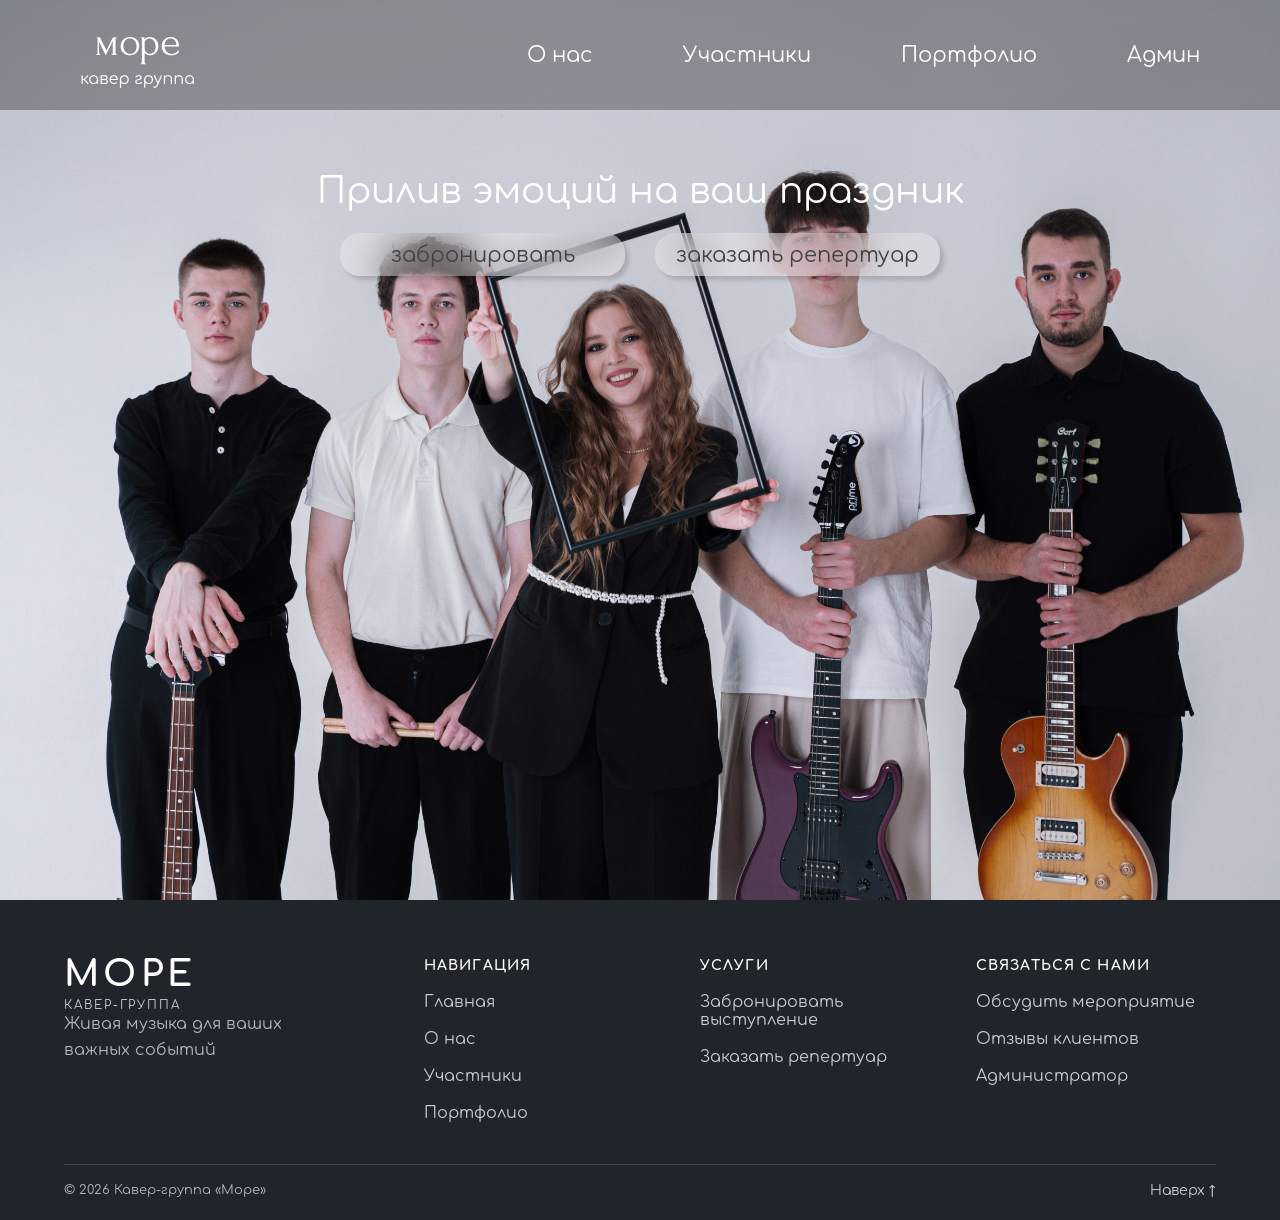
<file: index.html>
<!DOCTYPE html>
<html lang="ru">
<head>
    <meta charset="UTF-8">
    <meta name="viewport" content="width=device-width, initial-scale=1.0">
    <title>More</title>
    <link rel="stylesheet" href="style/style.css">
    <link rel="stylesheet" href="style/footer.css">
</head>
<body>
<div class="all">
    <header class="header">
        <div class="header-top">
            <div class="header-logo">
                <a href="index.html" class="image-button">
                    <img src="img/Group%2010.png" alt="Логотип">
                </a>
            </div>
            <nav class="header-nav">
                <a href="index_galereya.html" class="header-nav-galereya">О нас</a>
                <a href="index_listalka.html" class="header-nav-galereya">Участники</a>
                <a href="index_portfolio.html" class="header-nav-galereya">Портфолио</a>
            <a href="admin.html" class="header-nav-galereya header-nav-admin">Админ</a>
                </nav>
        </div>
    </header>

    <main class="main">
        <div class="main-content">
            <div class="main-text3">
                <p>Прилив эмоций на ваш праздник</p>
            </div>
            <div class="main-btn">
                <a href="index_bronirovanie.html" class="btn-link">
                    <button class="main-application">Забронировать</button>
                </a>
                <a href="index_repertuar.html" class="btn-link">
                    <button class="main-application">заказать репертуар</button>
                </a>
            </div>
        </div>
    </main>

    <div data-footer></div>
</div>
    <script src="js/script.js" defer></script>
    <script src="js/footer.js" defer></script>
</body>
</html>
</file>
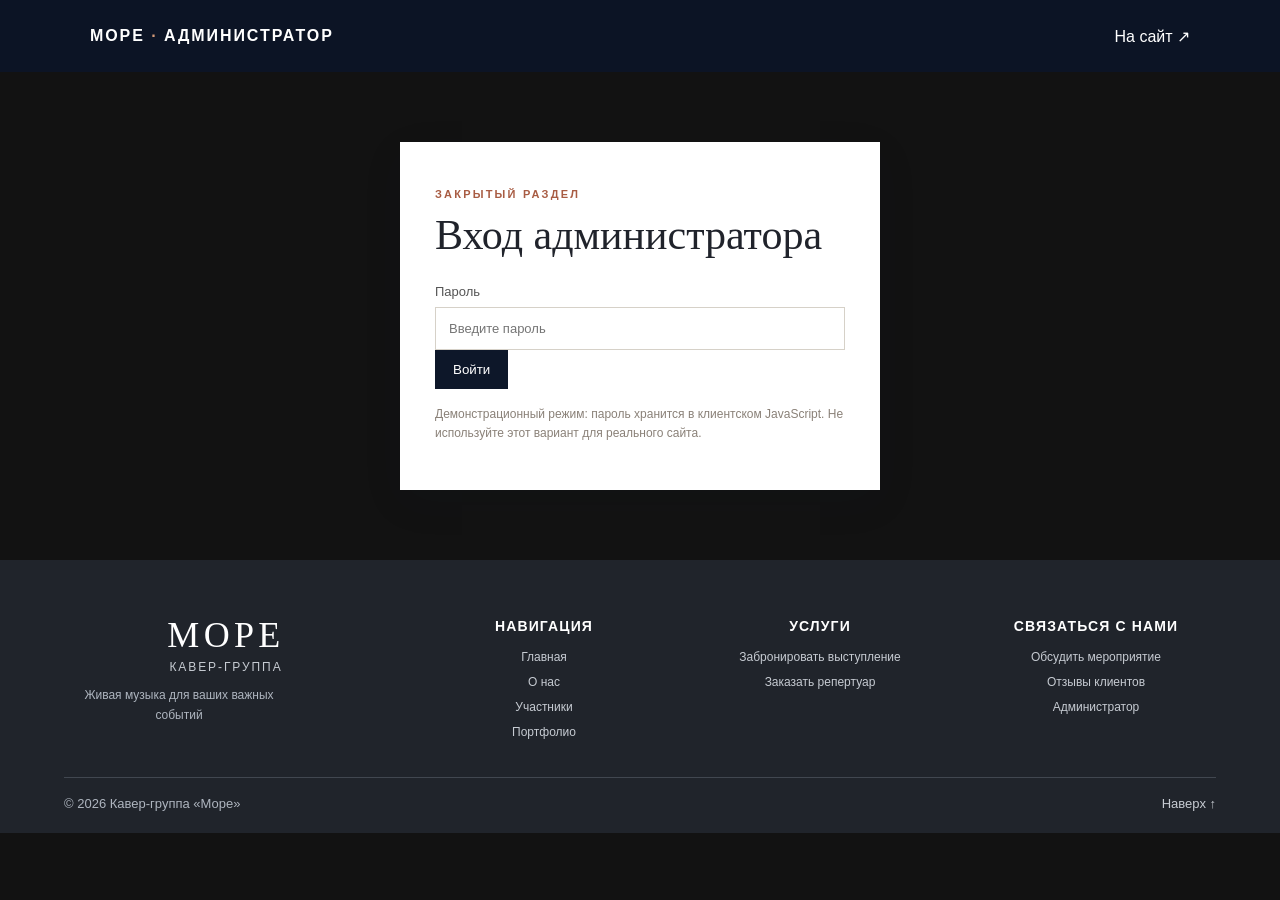
<file: admin.html>
<!DOCTYPE html><html lang="ru"><head><meta charset="UTF-8"><meta name="viewport" content="width=device-width,initial-scale=1"><title>Панель администратора — Море</title><link rel="stylesheet" href="style/admin.css"><script src="js/admin.js" defer></script>    <link rel="stylesheet" href="style/footer.css">
</head><body><header><a href="index.html" class="brand">МОРЕ <span>·</span> АДМИНИСТРАТОР</a><a href="index.html">На сайт ↗</a></header><main><section id="loginPanel" class="login-card"><p class="eyebrow">ЗАКРЫТЫЙ РАЗДЕЛ</p><h1>Вход администратора</h1><form id="loginForm"><label>Пароль<input id="adminPassword" type="password" required placeholder="Введите пароль"></label><button type="submit">Войти</button><p id="loginError" class="error"></p></form><p class="warning">Демонстрационный режим: пароль хранится в клиентском JavaScript. Не используйте этот вариант для реального сайта.</p></section><section id="adminPanel" hidden><div class="panel-title"><div><p class="eyebrow">УПРАВЛЕНИЕ САЙТОМ</p><h1>Панель администратора</h1></div><button id="logoutButton" class="secondary">Выйти</button></div><section class="admin-section"><h2>Участники группы</h2><form id="memberForm" class="member-form"><h3 id="memberFormTitle">Добавить участника</h3><div class="form-grid"><label>Имя<input id="memberName" required minlength="2" placeholder="Имя Фамилия"></label><label>Роль в группе<input id="memberRole" placeholder="Например, вокалист"></label><label class="wide">Цитата или описание<input id="memberQuote" placeholder="Короткая информация"></label><label class="wide">Фотография<input id="memberPhoto" type="file" accept="image/*"></label></div><img id="photoPreview" class="photo-preview" alt="Предпросмотр" hidden><div class="actions"><button type="submit">Сохранить участника</button><button type="button" id="cancelEdit" class="secondary" hidden>Отмена</button></div></form><div id="membersAdmin" class="admin-list"></div></section><section class="admin-section"><h2>Видео на странице «О нас»</h2><p class="muted">Загрузите один горизонтальный ролик. Новый файл заменит текущий.</p><form id="aboutVideoForm" class="member-form"><label>Видео (MP4, WebM)<input id="aboutVideoFile" type="file" accept="video/mp4,video/webm,video/*"></label><video id="aboutVideoPreview" class="video-admin-preview" controls hidden></video><div class="actions"><button type="submit">Сохранить видео</button><button type="button" id="deleteAboutVideo" class="secondary">Удалить видео</button></div></form></section><section class="admin-section"><h2>Выступления в портфолио</h2><p class="muted">Добавляйте и редактируйте события, которые будут отображаться в портфолио.</p><form id="eventForm" class="member-form"><h3 id="eventFormTitle">Добавить выступление</h3><div class="form-grid"><label>Название<input id="eventName" required placeholder="Например, Свадьба Анны и Ивана"></label><label>Дата<input id="eventDate" type="date" required></label><label>Место<input id="eventPlace" required placeholder="Площадка / город"></label><label>Фотография<input id="eventPhoto" type="file" accept="image/*" multiple></label></div><img id="eventPhotoPreview" class="photo-preview" alt="Предпросмотр" hidden><div class="actions"><button type="submit">Сохранить выступление</button><button type="button" id="cancelEventEdit" class="secondary" hidden>Отмена</button></div></form><div id="eventsAdmin" class="admin-list"></div></section>
        <section class="admin-section"><h2>Отзывы клиентов</h2><p class="muted">Новые отзывы сначала попадают на проверку. На сайте видны только одобренные.</p><div id="reviewsAdmin" class="admin-list"></div></section></section></main><div data-footer></div>    <script src="js/footer.js" defer></script>
</body></html>
</file>
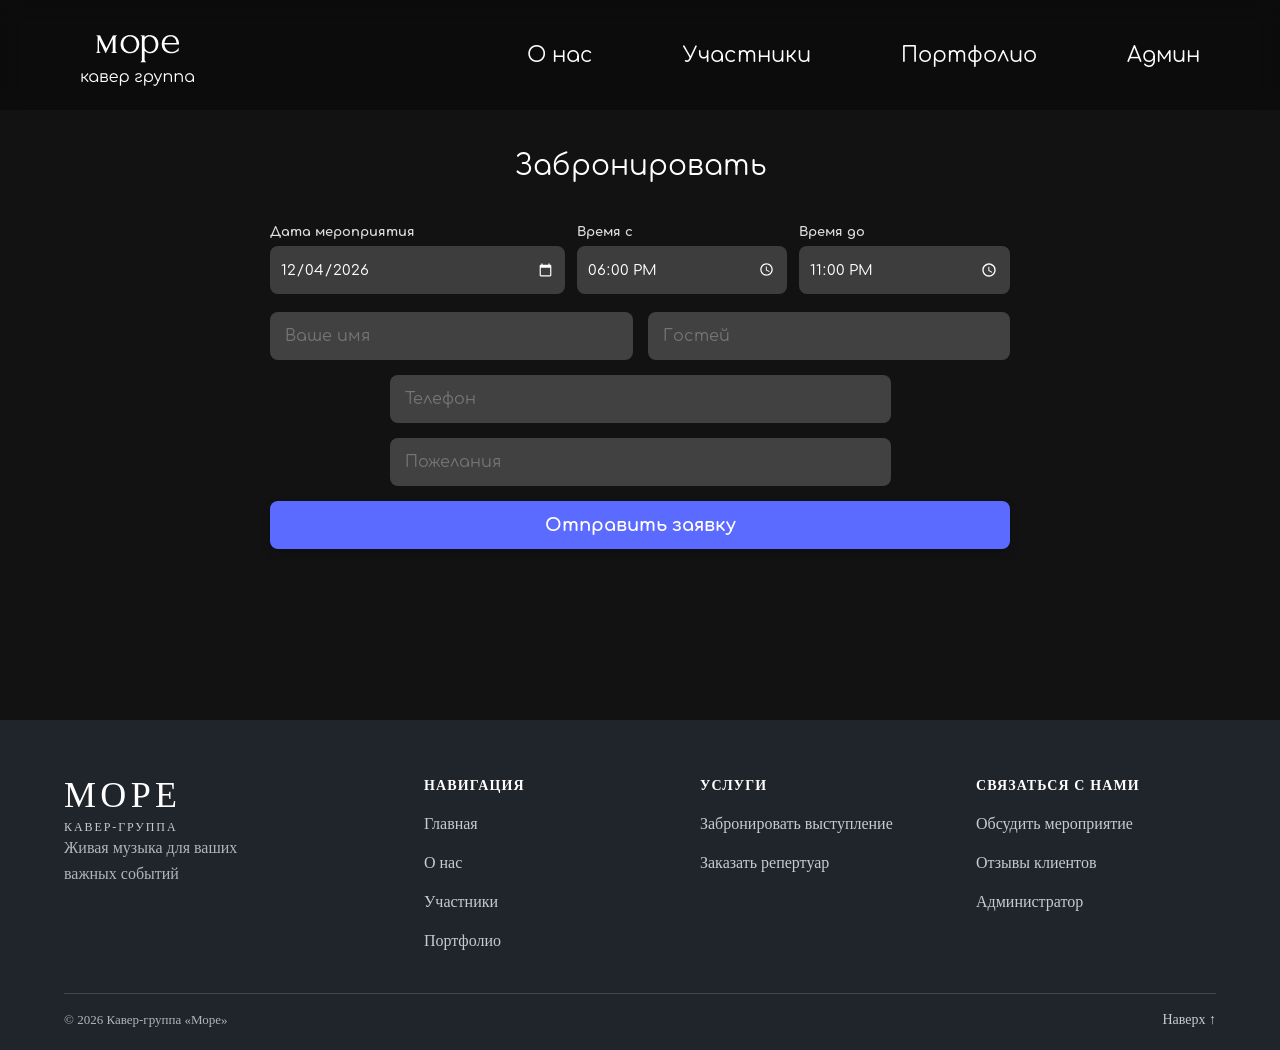
<file: index_bronirovanie.html>
<!DOCTYPE html>
<html lang="ru">
<head>
    <meta charset="UTF-8">
    <meta name="viewport" content="width=device-width, initial-scale=1.0">
    <title>kursach</title>
    <link rel="stylesheet" href="style/style_bronirovanie.css">
    <link rel="stylesheet" href="style/footer.css">
</head>
<body>
    <div class="all">
        <header class="header">
            <div class="header-top">
                <div class="header-logo">
                    <a href="index.html" class="image-button">
                        <img src="img/Group%2010.png" alt="Логотип">
                    </a>
                </div>
                <nav class="header-nav">
                    <a href="index_galereya.html" class="header-nav-galereya">О нас</a>
                    <a href="index_listalka.html" class="header-nav-galereya">Участники</a>
                    <a href="index_portfolio.html" class="header-nav-galereya">Портфолио</a>
                <a href="admin.html" class="header-nav-galereya header-nav-admin">Админ</a>
                </nav>
            </div>
        </header>
        <div class="article">
            <div class="article-main">
                <form class="form" id="bookingForm">
                    <h2
                        class="title">Забронировать
                    </h2>

                    <div class="booking-dates booking-schedule">
                        <label class="date-picker"><span>Дата мероприятия</span><input id="bookingDateStart" class="date-input" type="date" required></label>
                        <label class="date-picker"><span>Время с</span><input id="bookingTimeStart" class="date-input" type="time" value="18:00" required></label>
                        <label class="date-picker"><span>Время до</span><input id="bookingTimeEnd" class="date-input" type="time" value="23:00" required></label>
                    </div>

                    <div class="row">
                        <input id="bookingName" type="text" placeholder="Ваше имя" class="input" required>
                        <input id="bookingGuests" type="number" min="1" max="500" placeholder="Гостей" class="input" required>
                    </div>
                    <div class="input-full">
                        <input id="bookingPhone" type="tel" placeholder="Телефон" class="input full" required>
                        <input id="bookingWishes" type="text" placeholder="Пожелания" class="input full">
                    </div>
                    <button type="submit" class="submit">Отправить заявку
                    </button>
                    <p id="siteNotice" class="site-notice" role="status"></p>
                </form>
            </div>
        </div>
    </div>

    <div data-footer></div>
    <script src="js/script.js" defer></script>
    <script src="js/footer.js" defer></script>
</body>
</html>
</file>
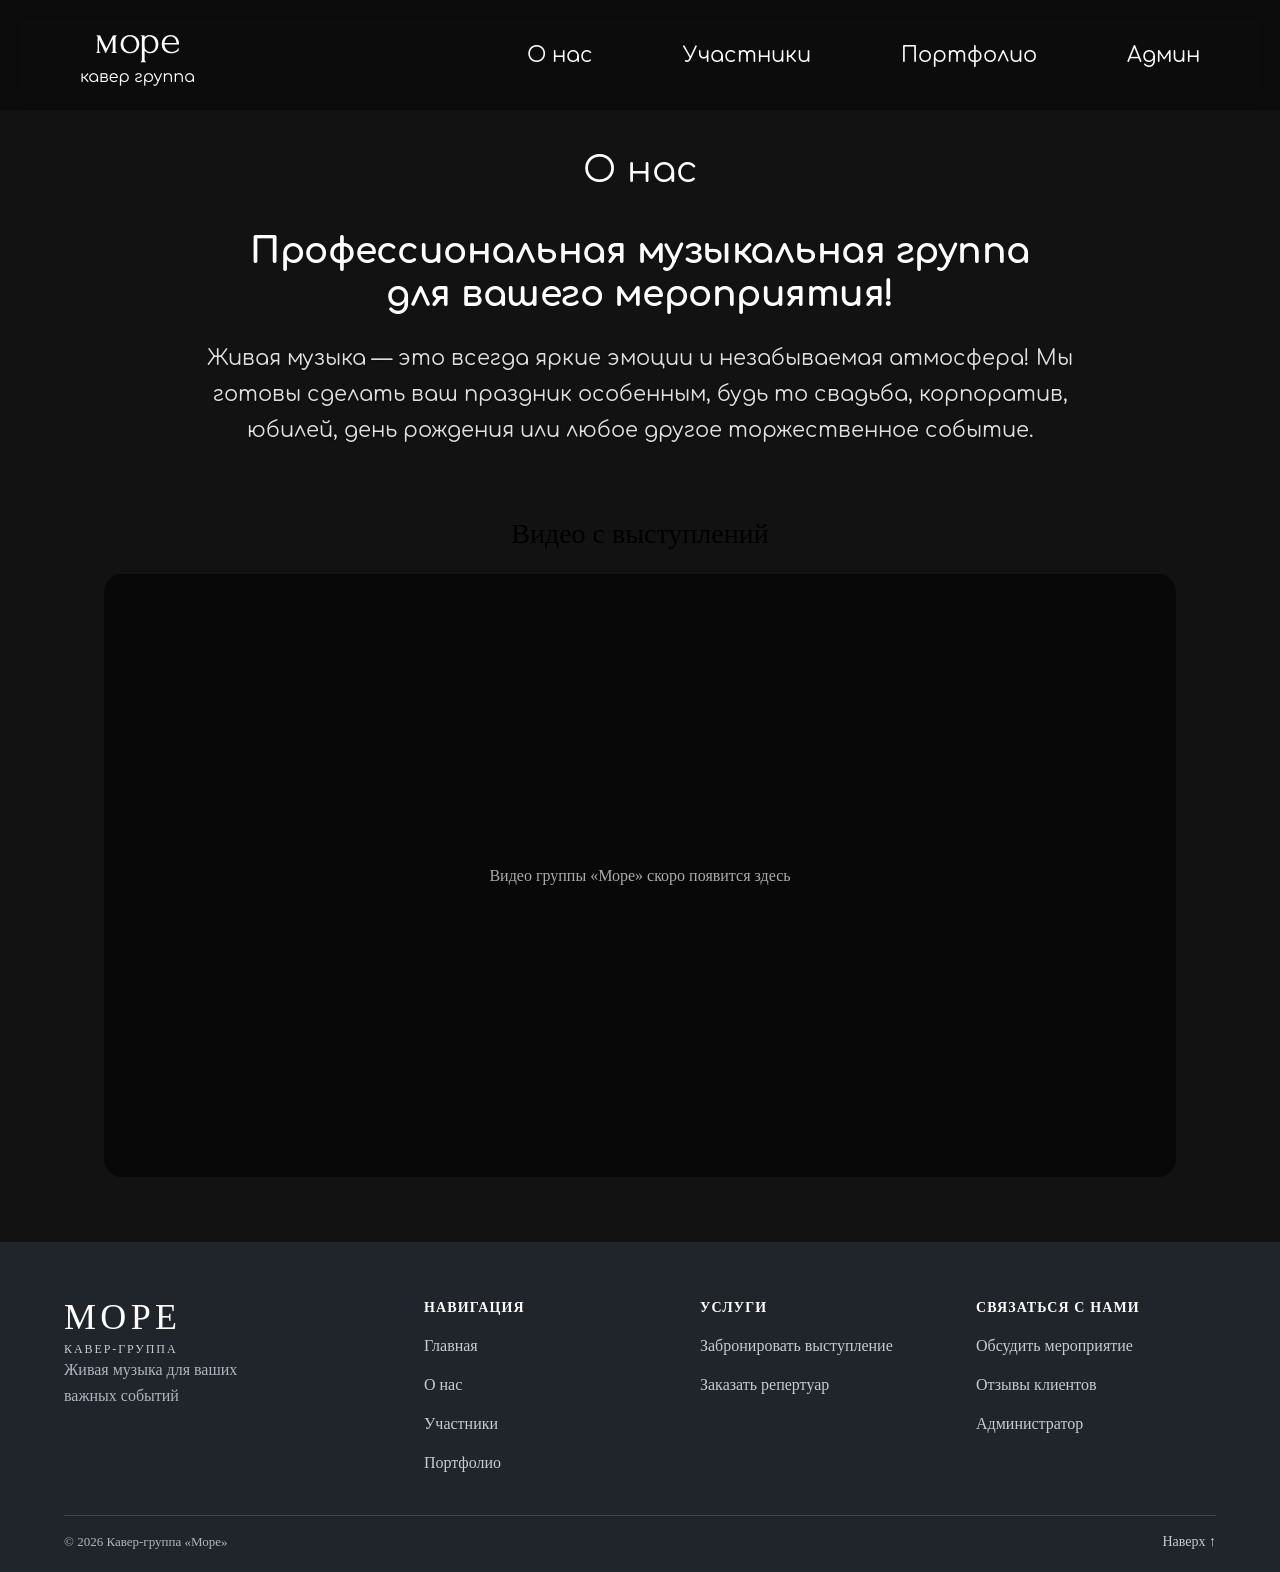
<file: index_galereya.html>
<!DOCTYPE html>
<html lang="ru">
<head>
    <meta charset="UTF-8">
    <meta name="viewport" content="width=device-width, initial-scale=1.0">
    <title>O nas</title>
    <link rel="stylesheet" href="style/style_galereya.css">
    <link rel="stylesheet" href="style/footer.css">
</head>
<body>
    <div class="all">
        <header class="header">
            <div class="header-top">
                <div class="header-logo">
                    <a href="index.html" class="image-button">
                        <img src="img/Group%2010.png" alt="Логотип">
                    </a>
                </div>
                <nav class="header-nav">
                    <a href="index_galereya.html" class="header-nav-galereya">О нас</a>
                    <a href="index_listalka.html" class="header-nav-galereya">Участники</a>
                    <a href="index_portfolio.html" class="header-nav-galereya">Портфолио</a>
                <a href="admin.html" class="header-nav-galereya header-nav-admin">Админ</a>
                </nav>
            </div>
        </header>
        <div class="article">
            <div class="slider-text">
                <div class="info-center-txt">
                    <p>О нас</p>
                </div>
                <div class="slider-text-all">
                    <div class="slider-text-title">
                        <p>Профессиональная музыкальная группа для вашего мероприятия!</p>
                    </div>
                    <div class="slider-text-description">
                        <p>Живая музыка — это всегда яркие эмоции и незабываемая атмосфера! Мы готовы сделать ваш праздник особенным, будь то свадьба, корпоратив, юбилей, день рождения или любое другое торжественное событие.</p>
                    </div>
                </div>
            </div>

            <section class="media-strip-section"><h2 class="media-strip-title">Видео с выступлений</h2><div class="about-video-frame" id="aboutVideoFrame"><p>Видео группы «Море» скоро появится здесь</p></div></section>
        </div>
</div>
    <div data-footer></div>
    <script src="js/script.js" defer></script>
    <script src="js/footer.js" defer></script>
</body>
</html>
</file>
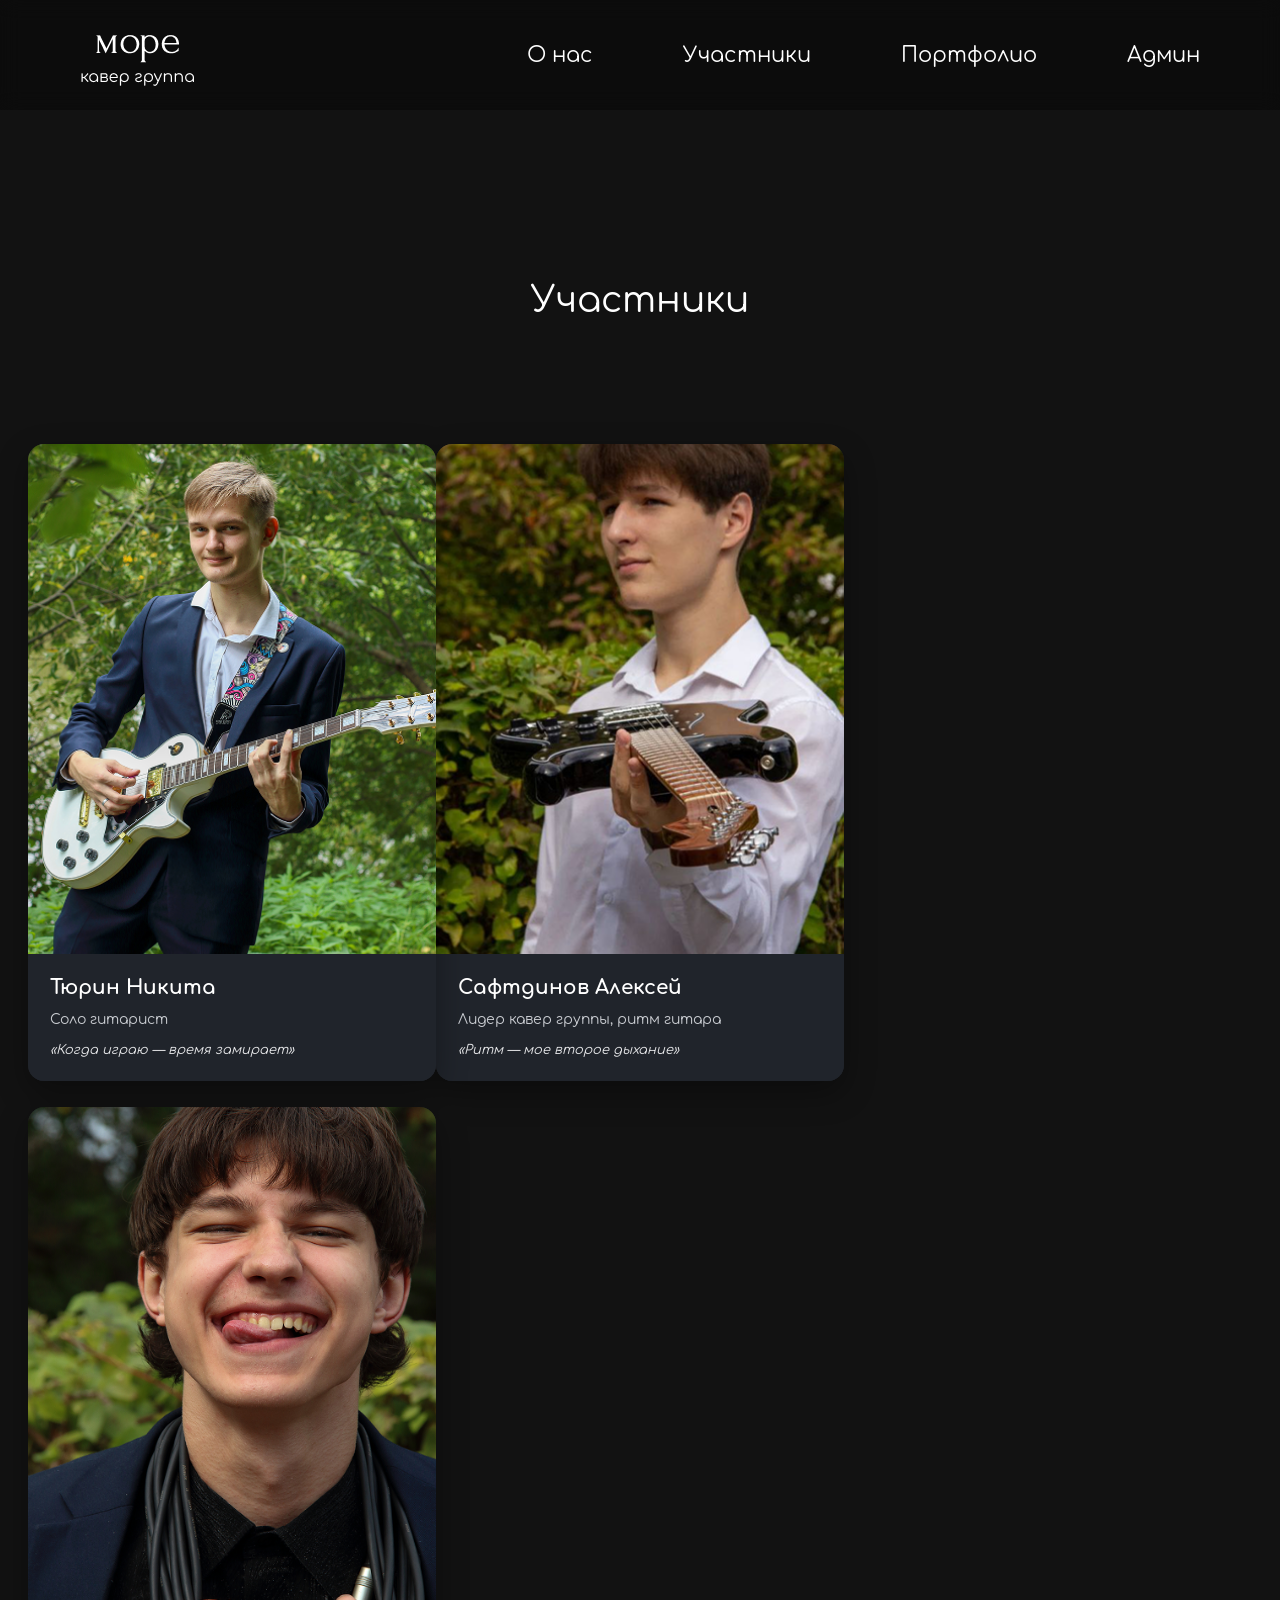
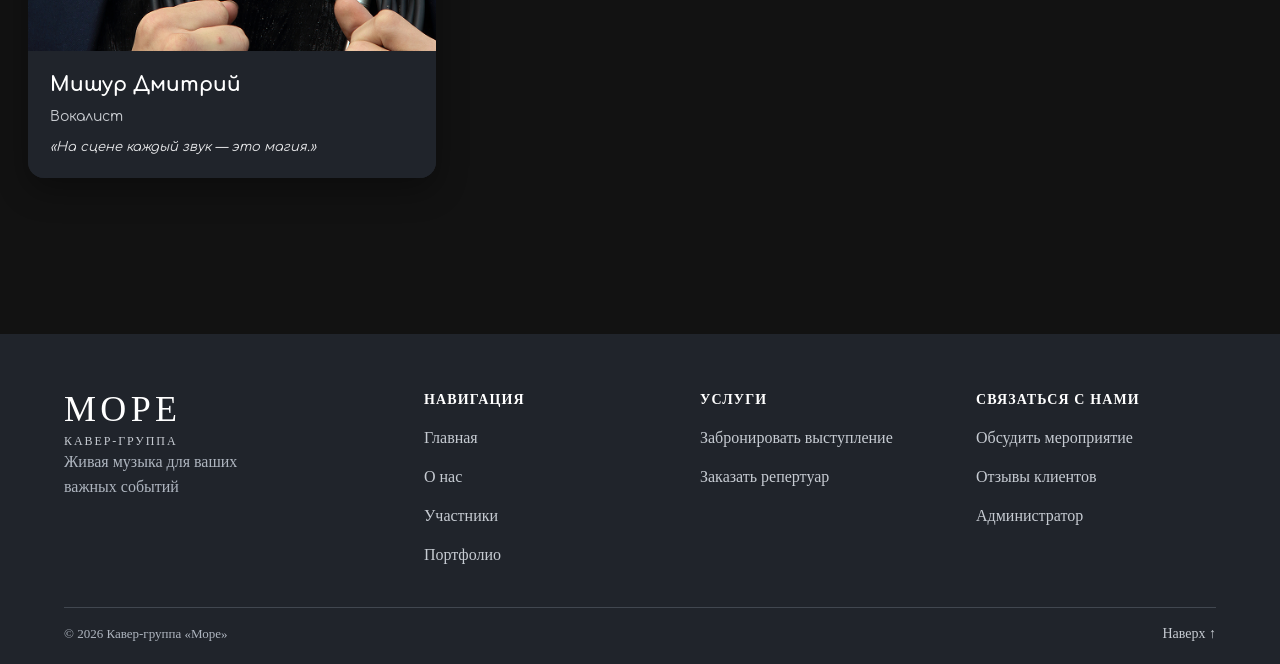
<file: index_listalka.html>
<!DOCTYPE html>
<html lang="ru">
<head>
    <meta charset="UTF-8">
    <meta name="viewport" content="width=device-width, initial-scale=1.0">
    <title>Uchastniki</title>
    <link rel="stylesheet" href="style/style_listalka.css">
    <link rel="stylesheet" href="style/footer.css">
</head>
<body>
    <div class="all">
        <header class="header">
            <div class="header-top">
                <div class="header-logo">
                    <a href="index.html" class="image-button">
                        <img src="img/Group%2010.png" alt="Логотип">
                    </a>
                </div>
                <nav class="header-nav">
                    <a href="index_galereya.html" class="header-nav-galereya">О нас</a>
                    <a href="index_listalka.html" class="header-nav-galereya">Участники</a>
                    <a href="index_portfolio.html" class="header-nav-galereya">Портфолио</a>
                <a href="admin.html" class="header-nav-galereya header-nav-admin">Админ</a>
                </nav>
            </div>
        </header>
        <div class="article">
            <div class="article-main">
                <div class="info-center">
                    <div class="info-center-txt">
                        <p>Участники</p>
                    </div>
                </div>
                <div class="slider-main">
                    <div class="slider">
                        <button type="button" class="slider-btn" data-participant-move="-1">
                            <img src="img/Arrow%20down-circle.png" alt="left">
                        </button>
                        <button type="button" class="slider-btn" data-participant-move="1">
                            <img src="img/slider-img-right.png" alt="right">
                        </button>
                    </div>
                    <div class="slider-img" id="membersDynamic"></div>
                </div>
            </div>
        </div>
    </div>
    <div data-footer></div>
    <script src="js/script.js" defer></script>
    <script src="js/footer.js" defer></script>
</body>
</html>
</file>
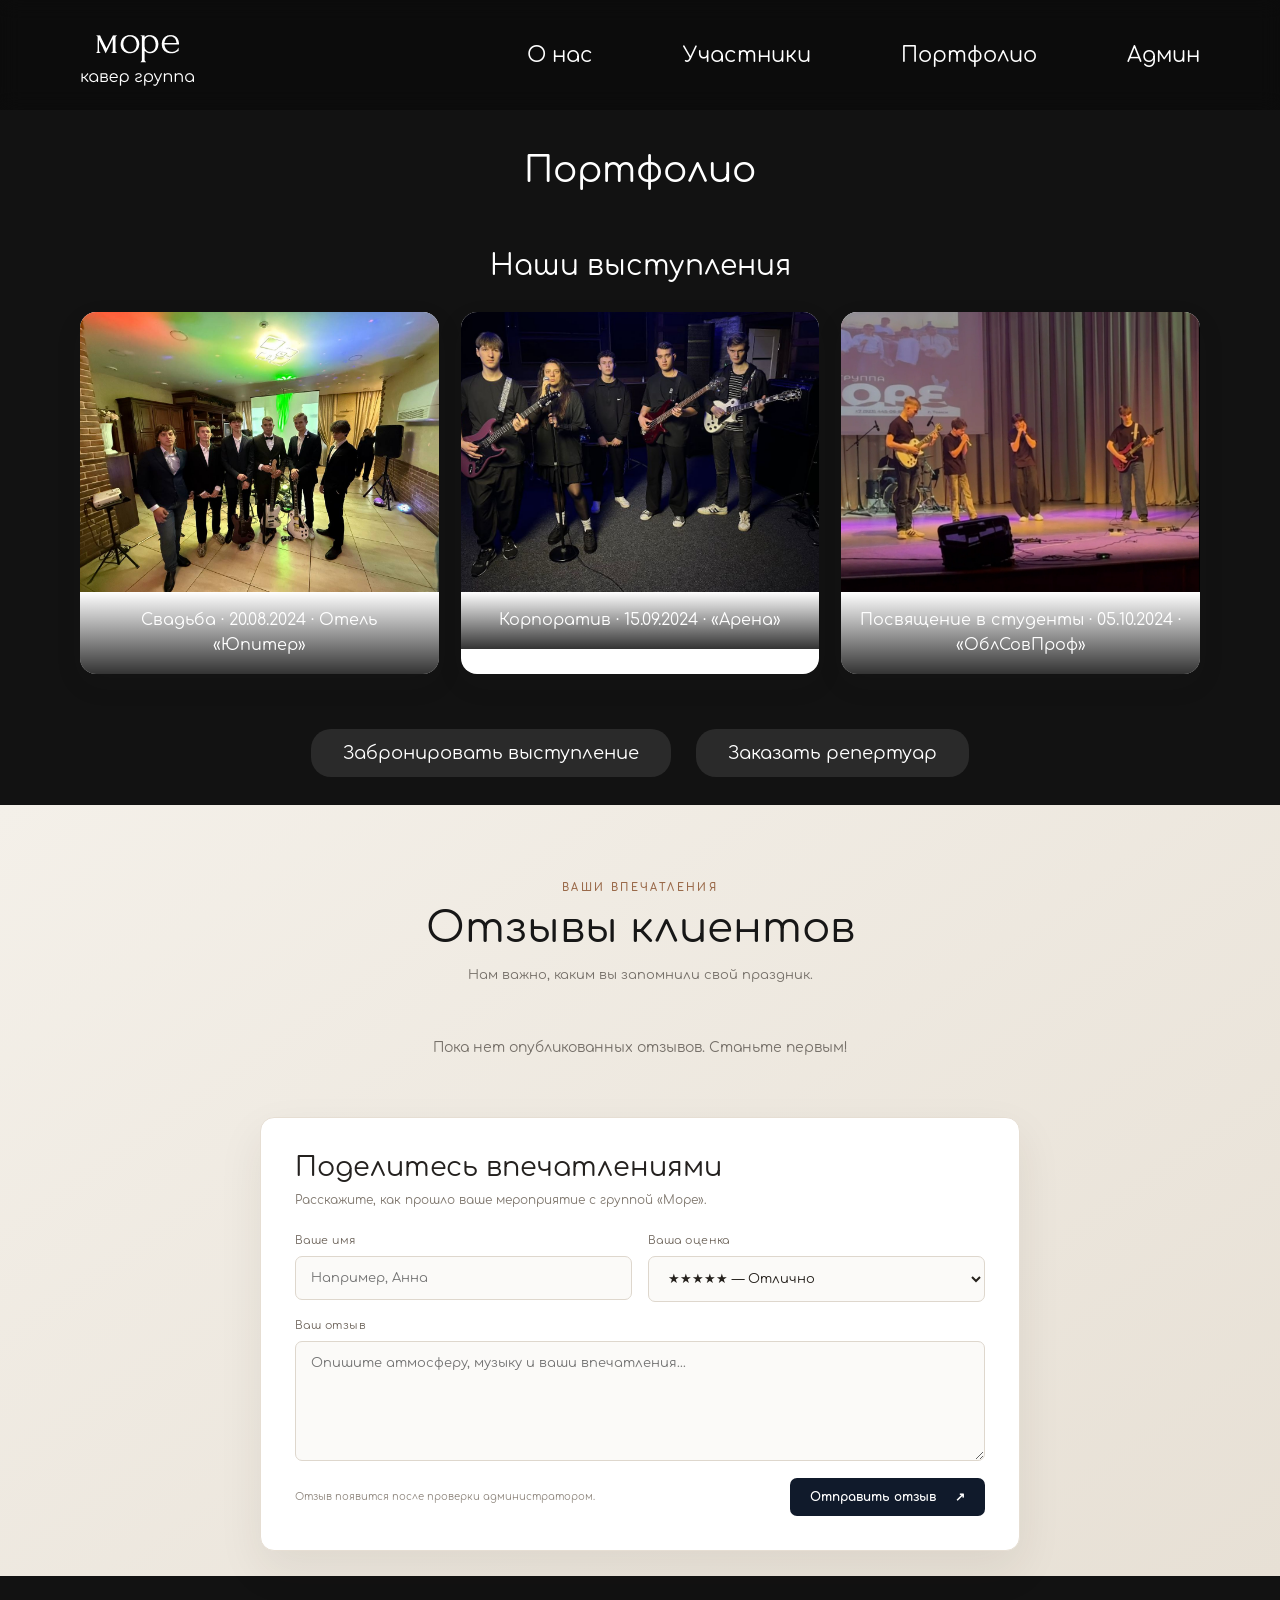
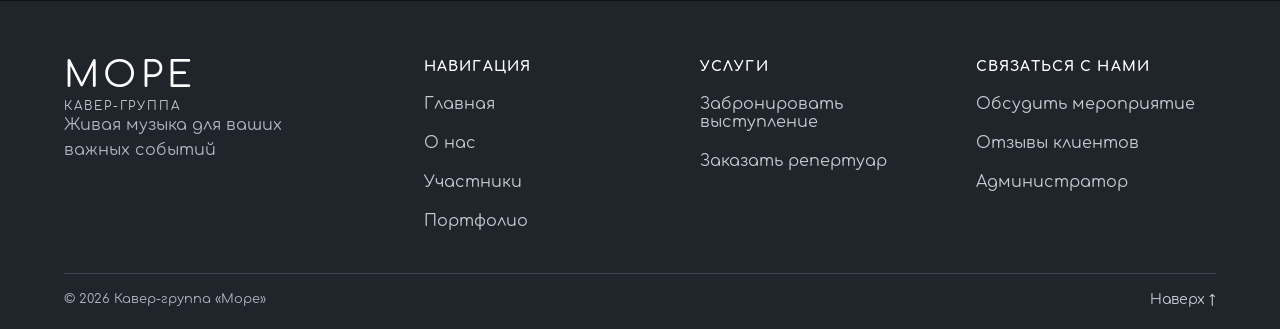
<file: index_portfolio.html>
<!DOCTYPE html>
<html lang="ru">
<head>
    <meta charset="UTF-8">
    <meta name="viewport" content="width=device-width, initial-scale=1.0">
    <title>Portfolio</title>
    <link rel="stylesheet" href="style/style_portfolio.css">
    <link rel="stylesheet" href="style/footer.css">
</head>
<body>
<div class="all">
    <header class="header">
        <div class="header-top">
            <div class="header-logo">
                <a href="index.html" class="image-button">
                    <img src="img/Group%2010.png" alt="Логотип">
                </a>
            </div>
            <nav class="header-nav">
                <a href="index_galereya.html" class="header-nav-galereya">О нас</a>
                <a href="index_listalka.html" class="header-nav-galereya">Участники</a>
                <a href="index_portfolio.html" class="header-nav-galereya">Портфолио</a>
            <a href="admin.html" class="header-nav-galereya header-nav-admin">Админ</a>
                </nav>
        </div>
    </header>
    <div class="article">
        <div class="info-center">
            <div class="info-center-txt">
                <p>Портфолио</p>
            </div>
        </div>
        <div class="portfolio-gallery">
            <h2 class="section-title">Наши выступления</h2>
            <div class="gallery-row" id="portfolioEvents"></div>
        </div>

        <div class="portfolio-actions">
            <a href="index_bronirovanie.html" class="action-btn">Забронировать выступление</a>
            <a href="index_repertuar.html" class="action-btn">Заказать репертуар</a>
        </div>
        <section class="portfolio-reviews" id="reviews">
  <div class="reviews-heading">
    <span class="reviews-kicker">ВАШИ ВПЕЧАТЛЕНИЯ</span>
    <h2 class="section-title">Отзывы клиентов</h2>
    <p>Нам важно, каким вы запомнили свой праздник.</p>
  </div>
  <div id="publicReviews" class="review-row public-reviews">
    <p class="reviews-empty">Пока нет опубликованных отзывов. Станьте первым!</p>
  </div>
  <form id="reviewForm" class="review-form">
    <h3>Поделитесь впечатлениями</h3>
    <p class="review-form-subtitle">Расскажите, как прошло ваше мероприятие с группой «Море».</p>
    <div class="review-fields">
      <label>Ваше имя<input name="reviewName" required minlength="2" maxlength="50" placeholder="Например, Анна"></label>
      <label>Ваша оценка<select name="reviewRating" aria-label="Оценка">
        <option value="5">★★★★★ — Отлично</option><option value="4">★★★★☆ — Хорошо</option>
        <option value="3">★★★☆☆ — Нормально</option><option value="2">★★☆☆☆ — Плохо</option>
        <option value="1">★☆☆☆☆ — Очень плохо</option>
      </select></label>
    </div>
    <label class="review-message-label">Ваш отзыв<textarea name="reviewText" required minlength="5" maxlength="1000" placeholder="Опишите атмосферу, музыку и ваши впечатления..."></textarea></label>
    <div class="review-submit-row"><span>Отзыв появится после проверки администратором.</span>
      <button type="submit" class="review-submit">Отправить отзыв <b>↗</b></button>
    </div>
  </form>
</section>


    </div>

    <div data-footer></div>
</div>
    <script src="js/script.js" defer></script>
    <script src="js/footer.js" defer></script>
</body>
</html>
</file>
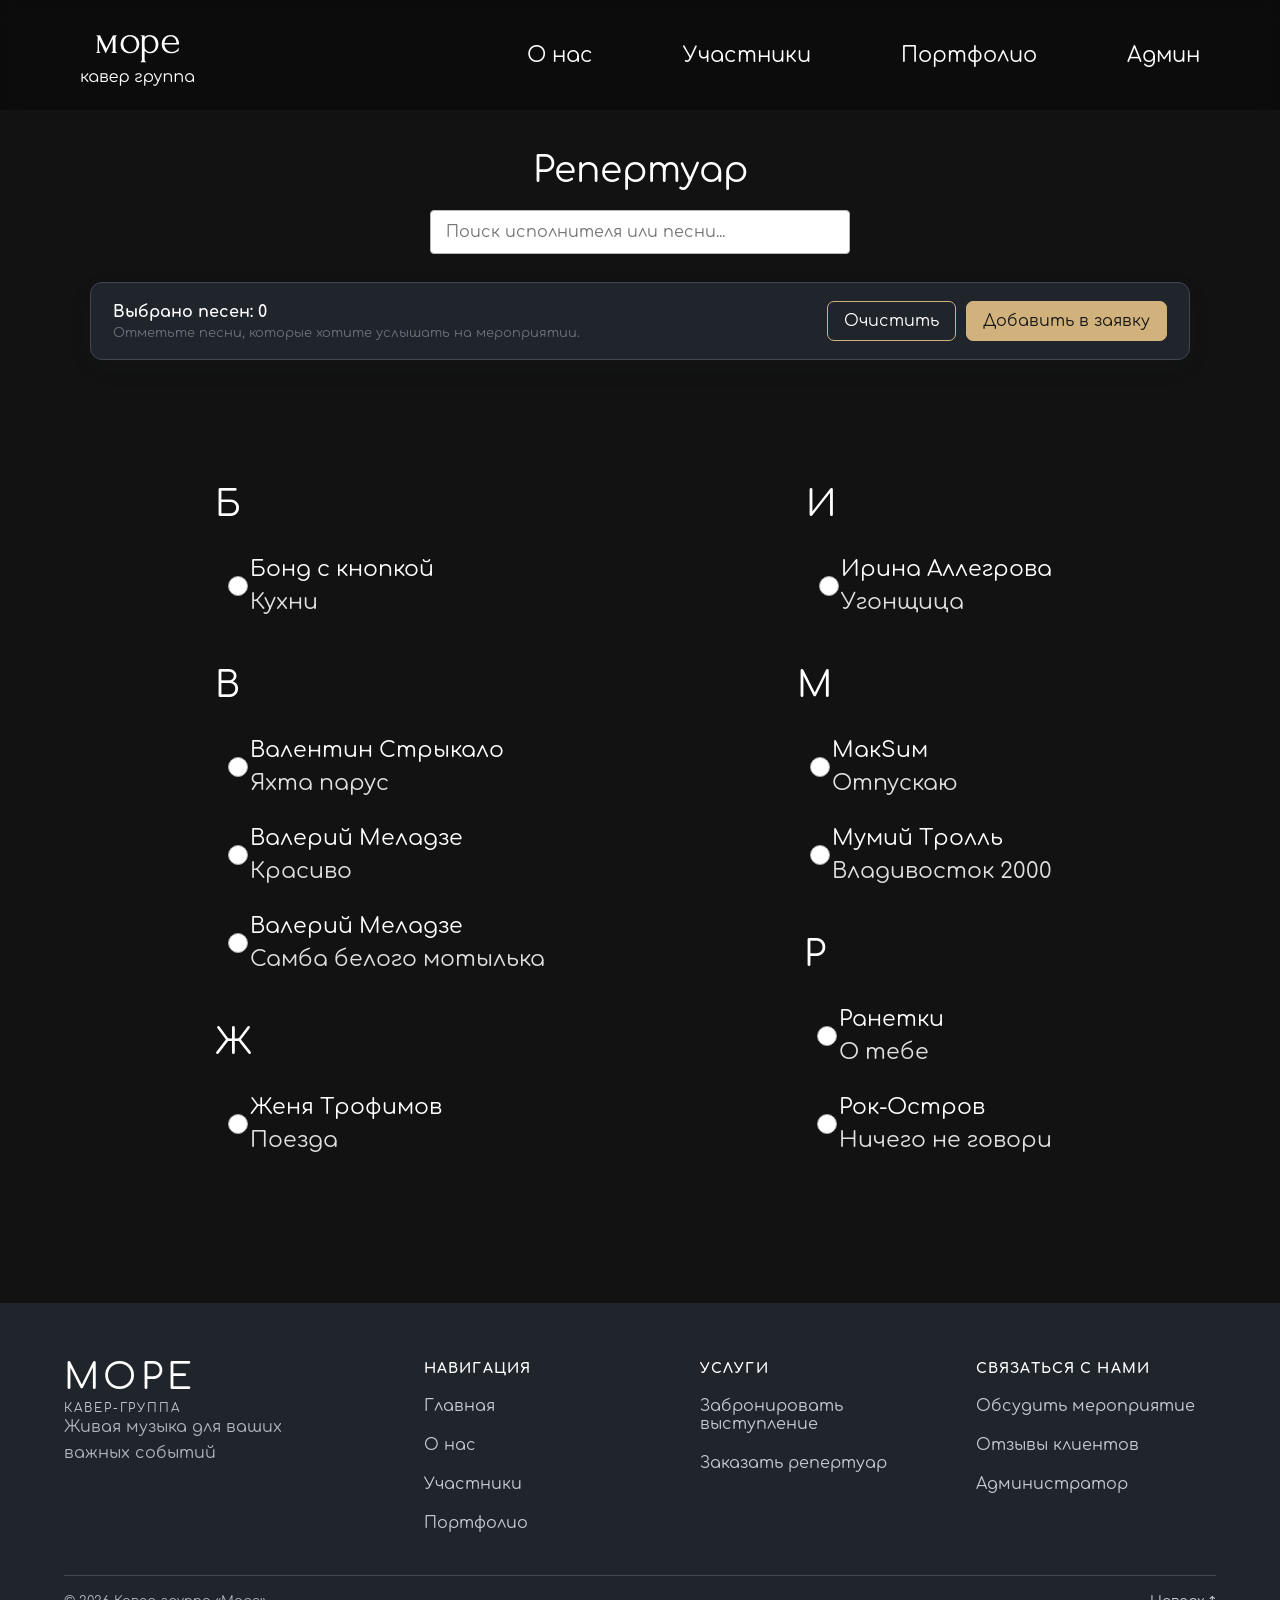
<file: index_repertuar.html>
<!DOCTYPE html>
<html lang="ru">
<head>
    <meta charset="UTF-8">
    <meta name="viewport" content="width=device-width, initial-scale=1.0">
    <title>Repertuar</title>
    <link rel="stylesheet" href="style/style_repertuar.css">
    <link rel="stylesheet" href="style/footer.css">
</head>
<body>
    <div class="all">
        <header class="header">
            <div class="header-top">
                <div class="header-logo">
                    <a href="index.html" class="image-button">
                        <img src="img/Group%2010.png" alt="Логотип">
                    </a>
                </div>
                <nav class="header-nav">
                    <a href="index_galereya.html" class="header-nav-galereya">О нас</a>
                    <a href="index_listalka.html" class="header-nav-galereya">Участники</a>
                    <a href="index_portfolio.html" class="header-nav-galereya">Портфолио</a>
                <a href="admin.html" class="header-nav-galereya header-nav-admin">Админ</a>
                </nav>
            </div>
        </header>
        <div class="article">
            <div class="article-main">
                <div class="info-center">
                    <div class="info-center-txt">
                        <p>Репертуар</p>
                    </div>
                </div>
                <input id="repertoireSearch" class="repertoire-search" type="search" placeholder="Поиск исполнителя или песни..."><p id="repertoireEmpty" hidden>Ничего не найдено.</p>
                <section class="song-cart" aria-live="polite"><div><strong>Выбрано песен: <span id="songCartCount">0</span></strong><p id="songCartSummary">Отметьте песни, которые хотите услышать на мероприятии.</p></div><div class="song-cart-actions"><button type="button" id="clearSongCart" class="song-cart-clear">Очистить</button><button type="button" id="sendSongCart" class="song-cart-send">Добавить в заявку</button></div></section>
                <div class="repertuar">
                    <div class="repertuar-columns">
                        <div class="repertuar-column">
                            <div class="alphabet-section">
                                <div class="alphabet-letter">Б</div>
                                <div class="repertuar-item">
                                    <img src="img/tochka.png" alt="tochka">
                                    <p><span class="repertuar-artist">Бонд с кнопкой</span><br><span class="repertuar-song">Кухни</span></p>
                                </div>
                            </div>
                            <div class="alphabet-section">
                                <div class="alphabet-letter">В</div>
                                <div class="repertuar-item">
                                    <img src="img/tochka.png" alt="tochka">
                                    <p><span class="repertuar-artist">Валентин Стрыкало</span><br><span class="repertuar-song">Яхта парус</span></p>
                                </div>
                                <div class="repertuar-item">
                                    <img src="img/tochka.png" alt="tochka">
                                    <p><span class="repertuar-artist">Валерий Меладзе</span><br><span class="repertuar-song">Красиво</span></p>
                                </div>
                                <div class="repertuar-item">
                                    <img src="img/tochka.png" alt="tochka">
                                    <p><span class="repertuar-artist">Валерий Меладзе</span><br><span class="repertuar-song">Самба белого мотылька</span></p>
                                </div>
                            </div>

                            <div class="alphabet-section">
                                <div class="alphabet-letter">Ж</div>
                                <div class="repertuar-item">
                                    <img src="img/tochka.png" alt="tochka">
                                    <p><span class="repertuar-artist">Женя Трофимов</span><br><span class="repertuar-song">Поезда</span></p>
                                </div>
                            </div>
                        </div>

                        <div class="repertuar-column repertuar-column-right">
                            <div class="alphabet-section">
                                <div class="alphabet-letter">И</div>
                                <div class="repertuar-item">
                                    <img src="img/tochka.png" alt="tochka">
                                    <p><span class="repertuar-artist">Ирина Аллегрова</span><br><span class="repertuar-song">Угонщица</span></p>
                                </div>
                            </div>

                            <div class="alphabet-section">
                                <div class="alphabet-letter">М</div>
                                <div class="repertuar-item">
                                    <img src="img/tochka.png" alt="tochka">
                                    <p><span class="repertuar-artist">МакSим</span><br><span class="repertuar-song">Отпускаю</span></p>
                                </div>
                                <div class="repertuar-item">
                                    <img src="img/tochka.png" alt="tochka">
                                    <p><span class="repertuar-artist">Мумий Тролль</span><br><span class="repertuar-song">Владивосток 2000</span></p>
                                </div>
                            </div>

                            <div class="alphabet-section">
                                <div class="alphabet-letter">Р</div>
                                <div class="repertuar-item">
                                    <img src="img/tochka.png" alt="tochka">
                                    <p><span class="repertuar-artist">Ранетки</span><br><span class="repertuar-song">О тебе</span></p>
                                </div>
                                <div class="repertuar-item">
                                    <img src="img/tochka.png" alt="tochka">
                                    <p><span class="repertuar-artist">Рок-Остров</span><br><span class="repertuar-song">Ничего не говори</span></p>
                                </div>
                            </div>
                        </div>
                    </div>
                </div>
            </div>
        </div>
    </div>

    <div data-footer></div>
    <script src="js/script.js" defer></script>
    <script src="js/footer.js" defer></script>
</body>
</html>
</file>
<file: style/style.css>
@font-face {
    font-family: "Comfortaa";
    src: url(font/Comfortaa.ttf);
    font-weight: normal;
}

@font-face {
    font-family: "Comfortaa";
    src: url(font/Comfortaa.ttf);
    font-weight: bold;
}

* {
    margin: 0;
    padding: 0;
    box-sizing: border-box;
}

a {
    text-decoration: none;
}

body {
    font-family: "Comfortaa", sans-serif;
    background-color: #121212;
    color: white;
}
.header {
    position: fixed;
    width: 100%;
    z-index: 1000;
}

.header-top {
    display: flex;
    justify-content: space-between;
    align-items: center;
    height: 110px;
    padding: 0 80px;
    backdrop-filter: blur(10px);
    background-color: hsla(0, 0%, 0%, 0.3);
    z-index: 1000;
}

.image-button {
    background: transparent;
    border: none;
    cursor: pointer;
}

.header-logo img {
    object-fit: contain;
}

.header-nav {
    display: flex;
    gap: 90px;
}

.header-nav-galereya {
    white-space: nowrap;
    color: white;
    font-size: 21px;
}

.header-nav-galereya:hover{
    color: #121212;
}
.main {
    width: 100%;
    min-height: 100vh;
    background-image: url(../img/F_main.JPG);
    background-size: cover;
    background-position: center;
    padding-top: 110px; /* Отступ под хедер */
    position: relative;
}
.main-content {
    display: flex;
    flex-direction: column;
    align-items: center;
    gap: 20px;
    text-align: center;
    padding: 60px 20px 80px;
    max-width: 900px;
    margin: 0 auto;
    z-index: 2;
}
.main-text3 {
    font-size: 36px;
    color: white;
    line-height: 1.2;
    max-width: 800px;
    word-wrap: break-word;
}
.main-btn {
    display: flex;
    gap: 30px;
}
.main-application {
    width: 285px;
    height: 43px;
    color: #434343;
    font-family: "Comfortaa", sans-serif;
    background: #FFFFFF4D;
    backdrop-filter: blur(18px);
    box-shadow: 4px 4px 4px rgba(0, 0, 0, 0.15);
    font-size: 21px;
    text-transform: lowercase;
    border-radius: 20px;
    cursor: pointer;
    border: none;
}
.main-application:hover{
    background-color: #FFFFFF;
    transform: translateY(-2px);
}
.btn-link:hover{
    transform: translateY(-2px);
}
.footer {
    background-color: #0a1224;
    padding: 40px 80px 20px;
}
.footer-content {
    display: flex;
    justify-content: space-between;
    gap: 30px;
    margin-bottom: 30px;
}
.footer-col {
    flex: 1;
    min-width: 150px;
}
.footer-title {
    font-size: 28px;
    margin-bottom: 5px;
}
.footer-subtitle {
    font-size: 16px;
    color: #ccc;
    margin-bottom: 20px;
}
.footer-list {
    list-style: none;
}
.footer-link {
    color: #ddd;
    display: block;
    padding: 4px 0;
    font-size: 16px;
}
.footer-link:hover {
    color: white;
}
.footer-bottom {
    border-top: 1px solid #333;
    padding-top: 20px;
    text-align: center;
}
.footer-bottom-list {
    list-style: none;
    display: flex;
    justify-content: center;
    gap: 20px;
    flex-wrap: wrap;
    margin: 0;
    padding: 0;
}
.footer-bottom-link {
    color: #999;
    font-size: 14px;
    text-decoration: none;
}
.footer-bottom-link:hover {
    color: #ddd;
}
@media (max-width: 768px) {
    .header-top {
        padding: 10px 15px;
        height: auto;
        gap: 10px;
        flex-wrap: wrap;
    }
    .header-logo {
        font-size: 20px;
        white-space: nowrap;
        flex: 1;
        min-width: 120px;
        justify-content: flex-start;
    }
    .header-nav {
        display: flex;
        flex-direction: column;
        align-items: flex-end;
        gap: 6px;
        font-size: 14px;
        min-width: 120px;
    }
    .header-nav-galereya {
        white-space: nowrap;
        text-align: right;
    }
    .header-mess,
    .header-application {
        display: none;
    }
    .main {
        padding-top: 60px;
    }

    .main-content {
        padding: 40px 15px 60px;
        gap: 30px;
    }
    .main-text3 {
        font-size: 28px;
        line-height: 1.4;
        max-width: 90%;
    }
    .main-btn {
        flex-direction: column;
        gap: 15px;
        width: 100%;
        padding-top: 20px;
    }
    .main-application {
        width: 100%;
        max-width: 285px;
        height: 43px;
        font-size: 18px;
    }
    .footer {
        padding: 30px 15px 15px;
    }
    .footer-content {
        flex-direction: column;
        gap: 25px;
    }
    .footer-title {
        font-size: 22px;
    }
    .footer-link,
    .footer-subtitle {
        font-size: 14px;
    }
    .footer-bottom-list {
        flex-direction: column;
        gap: 10px;
    }
    .footer-bottom-link {
        font-size: 13px;
    }
}

/* Дополнительные стили интерактивных элементов JavaScript */
.header-top { position: relative; }
.mobile-menu-button { display: none; border: 0; background: transparent; color: inherit; font-size: 25px; cursor: pointer; }
.header-nav.menu-open { display: flex; }
.repertoire-search { display: block; width: min(420px, 90%); margin: 20px auto 28px; padding: 12px 15px; border: 1px solid #b7b7b7; border-radius: 4px; font: inherit; }
.repertuar-item { cursor: pointer; }
.repertuar-item:hover { opacity: .72; }
#repertoireEmpty { text-align: center; padding: 15px; }
.site-notice { position: fixed; z-index: 10000; right: 20px; bottom: 20px; max-width: 360px; padding: 14px 20px; color: #fff; background: #294b3b; border-radius: 5px; opacity: 0; pointer-events: none; transform: translateY(10px); transition: .2s ease; }
.site-notice.notice-visible { opacity: 1; transform: translateY(0); }
.site-notice.notice-error { background: #9b342d; }
.back-to-top { margin: 10px 0; padding: 8px 14px; cursor: pointer; border: 1px solid currentColor; background: transparent; color: inherit; }
@media (max-width: 700px) {
  .mobile-menu-button { display: block; margin-left: auto; }
  .header-nav:not(.menu-open) { display: none; }
  .header-nav.menu-open { display: flex; flex-direction: column; position: absolute; z-index: 999; top: 100%; right: 0; padding: 18px; background: #fff; box-shadow: 0 5px 15px #0002; }
}

/* Исправления меню, кнопки «Наверх», отзывов и участников */
.header-top{position:relative}.mobile-menu-button{display:none;border:0;background:transparent;color:inherit;font-size:25px;cursor:pointer;padding:8px}.header-nav.menu-open{display:flex!important}.back-to-top{display:inline-block;margin:8px 0 8px 18px;padding:8px 15px;border:1px solid rgba(255,255,255,.55);border-radius:3px;background:transparent;color:inherit;font:inherit;font-size:13px;cursor:pointer}.back-to-top:hover{background:rgba(255,255,255,.12)}.reviews-section{padding:55px 8%;background:#f7f4ef}.reviews-inner{max-width:1100px;margin:auto}.public-reviews{display:grid;grid-template-columns:repeat(auto-fit,minmax(220px,1fr));gap:16px;margin:22px 0}.review-card{padding:20px;background:#fff;box-shadow:0 5px 20px #0000000b}.review-card strong{display:block}.review-stars{display:block;color:#bd8b46;margin:8px 0}.review-card p{font-size:14px;line-height:1.6}.review-form{max-width:650px;margin:30px auto 0;padding:25px;background:#fff}.review-form h2{font-weight:normal}.review-fields{display:grid;grid-template-columns:1fr 1fr;gap:12px}.review-form input,.review-form select,.review-form textarea{width:100%;padding:12px;border:1px solid #d8d2c9;background:#fff;font:inherit;margin-bottom:12px}.review-form textarea{min-height:100px;resize:vertical}.review-form button{padding:12px 20px;border:0;background:#101a2b;color:#fff;cursor:pointer}.review-hint{font-size:12px;color:#888}.participant-card img{max-width:100%;object-fit:cover}.participant-card{transition:transform .25s}.site-notice{position:fixed;z-index:10000;right:20px;bottom:20px;max-width:360px;padding:14px 20px;color:#fff;background:#294b3b;border-radius:4px;opacity:0;pointer-events:none;transform:translateY(10px);transition:.2s}.site-notice.notice-visible{opacity:1;transform:translateY(0)}.site-notice.notice-error{background:#963c34}
@media(max-width:700px){.mobile-menu-button{display:block;margin-left:auto}.header-nav:not(.menu-open){display:none!important}.header-nav.menu-open{display:flex!important;flex-direction:column;position:absolute;z-index:9999;top:100%;right:0;min-width:190px;padding:18px;background:#0c1425;box-shadow:0 8px 20px #0003}.header-nav.menu-open a{padding:8px 4px}.review-fields{grid-template-columns:1fr}.back-to-top{margin-left:0}}
</file>
<file: style/footer.css>
/* Единый футер сайта «Море» */
.footer{background:#20242B!important;color:#f4f5f7;padding:54px max(5vw,24px) 22px;margin-top:0;width:100%;box-sizing:border-box;font-family:inherit}.footer *{box-sizing:border-box}.footer-content{max-width:1240px;margin:0 auto;display:grid;grid-template-columns:1.35fr 1fr 1fr 1fr;gap:36px}.footer-title{font-size:36px;letter-spacing:.12em;text-transform:uppercase;margin:0 0 4px;color:#fff}.footer-subtitle{margin:0;color:#c6cbd2;text-transform:uppercase;letter-spacing:.16em;font-size:12px}.footer-note{max-width:230px;color:#aeb5bf;line-height:1.6}.footer-col h4{margin:4px 0 16px;color:#fff;font-size:14px;letter-spacing:.08em;text-transform:uppercase}.footer-list{list-style:none;padding:0;margin:0;display:grid;gap:11px}.footer-list li{margin:0}.footer-link,.footer-bottom-link{color:#c6cbd2;text-decoration:none;transition:color .2s ease}.footer-link:hover,.footer-bottom-link:hover{color:#fff}.footer-bottom{max-width:1240px;margin:38px auto 0;padding-top:18px;border-top:1px solid #414750;display:flex;justify-content:space-between;gap:20px;color:#aeb5bf;font-size:13px}.footer-bottom-list{display:flex;gap:22px;flex-wrap:wrap}.footer-bottom-list p{margin:0}@media(max-width:760px){.footer{padding:38px 22px 20px;margin-top:0}.footer-content{grid-template-columns:1fr 1fr;gap:28px 18px}.footer-title{font-size:30px}.footer-bottom{margin-top:28px;align-items:flex-start}}@media(max-width:420px){.footer-content{grid-template-columns:1fr}.footer-bottom{flex-direction:column}}
html,body{margin:0;padding:0;background:#121212;min-height:100%;}body>.all{margin:0;padding:0;background:#121212;}[data-footer]{display:block;margin:0;padding:0;line-height:0}[data-footer] .footer{line-height:normal}
</file>
<file: style/admin.css>
*{box-sizing:border-box}body{margin:0;background:#f4f1eb;color:#20232b;font-family:Arial,sans-serif}header{height:72px;background:#0c1425;color:#fff;display:flex;align-items:center;justify-content:space-between;padding:0 max(5%,calc((100% - 1100px)/2))}header a{color:inherit;text-decoration:none}.brand{font-weight:bold;letter-spacing:.12em}.brand span{color:#d59b79}main{max-width:1100px;margin:55px auto;padding:0 22px}h1,h2,h3{font-family:Georgia,serif;font-weight:normal}h1{font-size:42px;margin:8px 0 25px}h2{font-size:30px;margin:0 0 22px}.eyebrow{font-size:11px;letter-spacing:.2em;color:#a85c43;font-weight:bold}.login-card{max-width:480px;margin:70px auto;background:white;padding:35px;box-shadow:0 12px 40px #15203312}.login-card label,.member-form label{display:flex;flex-direction:column;gap:8px;font-size:13px;color:#555}.login-card input,.member-form input:not([type=file]){padding:13px;border:1px solid #d6d1c8;font:inherit}button{border:0;background:#0d1729;color:white;padding:12px 18px;cursor:pointer}button:hover{opacity:.86}.secondary{background:#e8e4dc;color:#222}.danger{background:#963c34}.error{color:#a22}.warning,.muted{font-size:12px;line-height:1.6;color:#8a8178}.panel-title{display:flex;align-items:center;justify-content:space-between}.admin-section{background:white;padding:28px;margin:28px 0;box-shadow:0 8px 30px #1520330b}.member-form{padding:22px;background:#f8f6f2}.member-form h3{margin:0 0 18px}.form-grid{display:grid;grid-template-columns:1fr 1fr;gap:16px}.wide{grid-column:1/-1}.member-form input[type=file]{padding:10px;background:#fff;border:1px solid #ddd}.photo-preview{display:block;width:120px;height:120px;object-fit:cover;margin-top:15px}.actions,.admin-actions{display:flex;gap:10px;margin-top:16px}.admin-list{display:grid;gap:12px;margin-top:22px}.admin-row{display:flex;align-items:center;gap:14px;border:1px solid #e7e2d9;padding:12px}.admin-row img{width:65px;height:65px;object-fit:cover}.admin-row-info{display:flex;flex-direction:column;gap:6px;flex:1}.admin-row-info small{color:#777}.admin-review{border:1px solid #e7e2d9;padding:17px}.admin-review-head{display:flex;justify-content:space-between;gap:12px}.admin-review-head span{font-size:12px;color:#a05b42}.admin-review p{line-height:1.6;color:#555}footer{text-align:center;padding:28px;color:#888;font-size:12px}@media(max-width:650px){main{margin:30px auto}.form-grid{grid-template-columns:1fr}.wide{grid-column:auto}.admin-row{flex-wrap:wrap}.admin-row-info{min-width:calc(100% - 100px)}.panel-title{align-items:flex-start;gap:12px}h1{font-size:32px}.admin-review-head{flex-direction:column}}
.admin-section{margin:28px 0}.member-form{background:#f5f6f8;border:1px solid #e0e3e8;border-radius:14px;padding:20px;margin:18px 0}.admin-row{display:flex;align-items:center;gap:14px}.admin-row img{width:64px;height:64px;object-fit:cover;border-radius:10px}.admin-row-info{flex:1;min-width:0;display:grid;gap:5px}.admin-row-info small{color:#68717d}.photo-preview{max-width:180px;max-height:150px;object-fit:cover;border-radius:10px;margin:12px 0}.admin-section h2{margin-bottom:10px}.admin-section .muted{color:#68717d}
.event-admin-media{display:flex;gap:4px;flex-shrink:0}.event-admin-media img{width:52px;height:52px;object-fit:cover;border-radius:7px}
.video-admin-preview{display:block;width:min(100%,720px);aspect-ratio:16/9;object-fit:contain;background:#080808;border-radius:12px;margin:14px 0}
</file>
<file: style/style_bronirovanie.css>
@font-face {
    font-family: "Comfortaa";
    src: url(font/Comfortaa.ttf);
    font-weight: normal;
}
@font-face {
    font-family: "Comfortaa";
    src: url(font/Comfortaa.ttf);
    font-weight: bold;
}
* {
    margin: 0;
    padding: 0;
    box-sizing: border-box;
}
a {
    text-decoration: none;
}
.header {
    position: fixed;
    width: 100%;
    z-index: 1000;
}
.header-top {
    left: 0;
    right: 0;
    display: flex;
    justify-content: space-between;
    align-items: center;
    height: 110px;
    padding: 0 80px;
    backdrop-filter: blur(10px);
    background-color: hsla(0, 0%, 0%, 0.3);
    z-index: 1000;
}
.image-button {
    background-color: transparent;
    border-color: transparent;
}
.header-logo {
    width: 100%;
    display: flex;
    justify-content: space-between;
    align-items: center;
    color: white;
    font-family: "Comfortaa", sans-serif;
    font-size: 32px;
}
.header-nav {
    display: flex;
    justify-content: center;
    align-items: flex-start;
    font-family: "Comfortaa", sans-serif;
    font-size: 21px;
    gap: 90px;
}
.header-nav-galereya {
    white-space: nowrap;
    color: white;
    font-family: "Comfortaa", sans-serif;
    font-size: 21px;
}
.header-application {
    width: 343px;
    height: 43px;
    color: #434343;
    font-family: "Comfortaa", sans-serif;
    background: #FFFFFF4D;
    backdrop-filter: blur(18px);
    box-shadow: 4px 4px 4px 0 rgba(0, 0, 0, 0.15);
    font-size: 21px;
    text-transform: lowercase;
    border-radius: 20px;
    cursor: pointer;
    border: none;

}
.header-nav-galereya:hover{
    color: #4a59e0;
}
.header-mess img {
    width: 50px;
    height: 50px;
    object-fit: contain;
}
.header-mess {
    display: flex;
    gap: 95px;
}
.article {
    width: 100%;
    height: 100vh;
    background-color: #121212;
}
.form {
    display: flex;
    flex-direction: column;
    align-items: center;
    justify-content: center;
    padding: 40px 20px;
    padding-top: 15%;
    color: white;
    font-family: Comfortaa, sans-serif;
    max-width: 500px;
    margin: 0 auto;
}
.title {
    font-size: 28px;
    font-weight: normal;
    margin-bottom: 25px;
    text-align: center;
}
.row {
    display: flex;
    justify-content: space-between;
    gap: 15px;
    width: 100%;
    margin-bottom: 15px;
}
.date {
    display: flex;
    align-items: center;
    gap: 8px;
    background-color: rgba(255, 255, 255, 0.2);
    border-radius: 8px;
    padding: 8px 12px;
    flex: 1;
    height: 48px;
}
.date-text {
    display: flex;
    align-items: center;
    gap: 5px;
    font-size: 16px;
}
.label {
    font-weight: bold;
    opacity: 0.8;
}
.value {
    font-weight: 500;
}
.btn {
    background: none;
    border: none;
    color: white;
    font-size: 18px;
    cursor: pointer;
    padding: 4px 8px;
    transition: color 0.2s;
}
.btn:hover {
    color: #ccc;
}
.input {
    width: 100%;
    padding: 10px 15px;
    background-color: rgba(255, 255, 255, 0.2);
    border: none;
    border-radius: 8px;
    color: white;
    font-family: "Comfortaa", sans-serif;
    font-size: 16px;
    outline: none;
    transition: background-color 0.2s;
    height: 48px;
}
.input:focus {
    background-color: rgba(255, 255, 255, 0.3);
}
.input.full {
    width: 100%;
    margin-bottom: 15px;
}
.submit {
    width: 100%;
    padding: 14px 15px;
    background-color: #5c6bff;
    color: white;
    border: none;
    border-radius: 8px;
    font-family: "Comfortaa", sans-serif;
    font-size: 18px;
    font-weight: bold;
    cursor: pointer;
    box-shadow: 0 4px 8px rgba(0, 0, 0, 0.2);
    transition: background-color 0.2s, transform 0.2s;
    height: 48px;
}
.submit:hover {
    background-color: #4a59e0;
    transform: translateY(-2px);
}
.footer {
    background-color: #0a1224;
    color: white;
    padding: 40px 80px 20px;
    font-family: Comfortaa, sans-serif;
}
.footer-content {
    display: flex;
    justify-content: space-between;
    gap: 30px;
    margin-bottom: 30px;
}
.footer-col {
    flex: 1;
    min-width: 150px;
}
.footer-title {
    font-size: 28px;
    font-weight: normal;
    margin-bottom: 5px;
}
.footer-subtitle {
    font-size: 16px;
    color: #ccc;
    margin-top: 0;
    margin-bottom: 20px;
}
.footer-list {
    list-style: none;
    padding: 0;
    margin: 0;
}
.footer-link {
    color: #ddd;
    text-decoration: none;
    font-size: 16px;
    display: block;
    padding: 5px 0;
    transition: color 0.2s;
}
.footer-link:hover {
    color: #fff;
}
.footer-bottom {
    border-top: 1px solid #333;
    padding-top: 20px;
    text-align: center;
}
.footer-bottom-list {
    list-style: none;
    padding: 0;
    margin: 0;
    display: flex;
    justify-content: center;
    gap: 20px;
    flex-wrap: wrap;
}
.footer-bottom-link {
    color: #999;
    text-decoration: none;
    font-size: 14px;
    transition: color 0.2s;
}
.footer-bottom-link:hover {
    color: #ddd;
}
@media (max-width: 768px) {
    .header-top {
        padding: 10px 15px;
        height: auto;
        flex-wrap: wrap;
        gap: 10px;
    }
    .header-logo {
        font-size: 20px;
        white-space: nowrap;
        flex: 1;
        min-width: 120px;
    }
    .header-nav {
        display: flex;
        flex-direction: column;
        align-items: flex-end;
        gap: 6px;
        font-size: 14px;
        min-width: 120px;
    }
    .header-nav-galereya {
        white-space: nowrap;
        text-align: right;
    }
    .header-mess {
        display: none;
    }
    .article {
        height: auto;
        min-height: 100vh;
        padding-top: 60px;
    }
    .form {
        padding: 55px 15px;
        width: 100%;
        max-width: none;
        margin: 0 auto;
    }
    .title {
        font-size: 24px;
        margin-bottom: 20px;
        text-align: center;
    }
    .row {
        flex-direction: column;
        gap: 10px;
        margin-bottom: 10px;
    }
    .date {
        width: 100%;
        height: 44px;
        padding: 8px 10px;
    }
    .date-text {
        font-size: 14px;
    }
    .btn {
        font-size: 16px;
        padding: 2px 6px;
    }
    .input,
    .submit {
        width: 100%;
        height: 44px;
        font-size: 16px;
        padding: 10px 12px;
        border-radius: 8px;
    }
    .submit {
        padding: 12px 12px;
        font-size: 18px;
        margin-top: 20px;
    }
    .footer {
        padding: 30px 15px 15px;
    }
    .footer-content {
        flex-direction: column;
        gap: 20px;
    }
    .footer-col {
        min-width: auto;
    }
    .footer-title {
        font-size: 22px;
    }

    .footer-link,
    .footer-subtitle {
        font-size: 14px;
    }
    .footer-bottom-list {
        flex-direction: column;
        gap: 8px;
        font-size: 12px;
    }
}

/* Дополнительные стили интерактивных элементов JavaScript */
.header-top { position: relative; }
.mobile-menu-button { display: none; border: 0; background: transparent; color: inherit; font-size: 25px; cursor: pointer; }
.header-nav.menu-open { display: flex; }
.repertoire-search { display: block; width: min(420px, 90%); margin: 20px auto 28px; padding: 12px 15px; border: 1px solid #b7b7b7; border-radius: 4px; font: inherit; }
.repertuar-item { cursor: pointer; }
.repertuar-item:hover { opacity: .72; }
#repertoireEmpty { text-align: center; padding: 15px; }
.site-notice { position: fixed; z-index: 10000; right: 20px; bottom: 20px; max-width: 360px; padding: 14px 20px; color: #fff; background: #294b3b; border-radius: 5px; opacity: 0; pointer-events: none; transform: translateY(10px); transition: .2s ease; }
.site-notice.notice-visible { opacity: 1; transform: translateY(0); }
.site-notice.notice-error { background: #9b342d; }
.back-to-top { margin: 10px 0; padding: 8px 14px; cursor: pointer; border: 1px solid currentColor; background: transparent; color: inherit; }
@media (max-width: 700px) {
  .mobile-menu-button { display: block; margin-left: auto; }
  .header-nav:not(.menu-open) { display: none; }
  .header-nav.menu-open { display: flex; flex-direction: column; position: absolute; z-index: 999; top: 100%; right: 0; padding: 18px; background: #fff; box-shadow: 0 5px 15px #0002; }
}

/* Исправления меню, кнопки «Наверх», отзывов и участников */
.header-top{position:relative}.mobile-menu-button{display:none;border:0;background:transparent;color:inherit;font-size:25px;cursor:pointer;padding:8px}.header-nav.menu-open{display:flex!important}.back-to-top{display:inline-block;margin:8px 0 8px 18px;padding:8px 15px;border:1px solid rgba(255,255,255,.55);border-radius:3px;background:transparent;color:inherit;font:inherit;font-size:13px;cursor:pointer}.back-to-top:hover{background:rgba(255,255,255,.12)}.reviews-section{padding:55px 8%;background:#f7f4ef}.reviews-inner{max-width:1100px;margin:auto}.public-reviews{display:grid;grid-template-columns:repeat(auto-fit,minmax(220px,1fr));gap:16px;margin:22px 0}.review-card{padding:20px;background:#fff;box-shadow:0 5px 20px #0000000b}.review-card strong{display:block}.review-stars{display:block;color:#bd8b46;margin:8px 0}.review-card p{font-size:14px;line-height:1.6}.review-form{max-width:650px;margin:30px auto 0;padding:25px;background:#fff}.review-form h2{font-weight:normal}.review-fields{display:grid;grid-template-columns:1fr 1fr;gap:12px}.review-form input,.review-form select,.review-form textarea{width:100%;padding:12px;border:1px solid #d8d2c9;background:#fff;font:inherit;margin-bottom:12px}.review-form textarea{min-height:100px;resize:vertical}.review-form button{padding:12px 20px;border:0;background:#101a2b;color:#fff;cursor:pointer}.review-hint{font-size:12px;color:#888}.participant-card img{max-width:100%;object-fit:cover}.participant-card{transition:transform .25s}.site-notice{position:fixed;z-index:10000;right:20px;bottom:20px;max-width:360px;padding:14px 20px;color:#fff;background:#294b3b;border-radius:4px;opacity:0;pointer-events:none;transform:translateY(10px);transition:.2s}.site-notice.notice-visible{opacity:1;transform:translateY(0)}.site-notice.notice-error{background:#963c34}
@media(max-width:700px){.mobile-menu-button{display:block;margin-left:auto}.header-nav:not(.menu-open){display:none!important}.header-nav.menu-open{display:flex!important;flex-direction:column;position:absolute;z-index:9999;top:100%;right:0;min-width:190px;padding:18px;background:#0c1425;box-shadow:0 8px 20px #0003}.header-nav.menu-open a{padding:8px 4px}.review-fields{grid-template-columns:1fr}.back-to-top{margin-left:0}}

/* Календарь выбора периода */
.booking-dates{display:grid;grid-template-columns:1fr 1fr;gap:18px;margin:18px 0 26px}.date-picker{display:grid;gap:8px;color:inherit;font-weight:600}.date-input{width:100%;min-height:48px;padding:10px 13px;border:1px solid rgba(120,130,145,.45);border-radius:10px;background:#fff;color:#20242b;font:inherit;box-sizing:border-box}.date-input:focus{outline:2px solid #64748b;outline-offset:2px}@media(max-width:560px){.booking-dates{grid-template-columns:1fr}}

.article{height:auto;min-height:calc(100vh - 180px);padding-bottom:45px}.booking-dates{display:flex;gap:12px;width:100%;margin-bottom:18px}.booking-schedule .date-picker{display:flex;flex-direction:column;gap:7px;flex:1;min-width:0;color:#ddd;font-size:13px}.date-input{width:100%;height:48px;padding:8px 10px;border:0;border-radius:8px;background:rgba(255,255,255,.18);color:white;font:15px Comfortaa,sans-serif;color-scheme:dark}.form{padding-top:150px;max-width:780px}.booking-schedule{display:grid;grid-template-columns:1.4fr 1fr 1fr}.site-notice{margin-top:14px}@media(max-width:600px){.booking-schedule{grid-template-columns:1fr}.form{padding-top:125px}}
</file>
<file: style/style_galereya.css>
@font-face {
    font-family: "Comfortaa";
    src: url(font/Comfortaa.ttf);
    font-weight: normal;
}
@font-face {
    font-family: "Comfortaa";
    src: url(font/Comfortaa.ttf);
    font-weight: bold;
}
* {
    margin: 0;
    padding: 0;
    box-sizing: border-box;
}
a {
    text-decoration: none;
}

.header {
    position: fixed;
    width: 100%;
    z-index: 1000;
}
.header-top {
    left: 0;
    right: 0;
    display: flex;
    justify-content: space-between;
    align-items: center;
    height: 110px;
    padding: 0 80px;
    backdrop-filter: blur(10px);
    background-color: hsla(0, 0%, 0%, 0.3);
    z-index: 1000;
}
.image-button {
    background-color: transparent;
    border-color: transparent;
}
.header-logo {
    width: 100%;
    display: flex;
    justify-content: space-between;
    align-items: center;
    color: white;
    font-family: "Comfortaa", sans-serif;
    font-size: 32px;
}
.header-nav {
    display: flex;
    justify-content: center;
    align-items: flex-start;
    font-family: "Comfortaa", sans-serif;
    font-size: 21px;
    gap: 90px;
}
.header-nav-galereya {
    white-space: nowrap;
    color: white;
    font-family: "Comfortaa", sans-serif;
    font-size: 21px;
}
.header-application {
    width: 343px;
    height: 43px;
    color: #434343;
    font-family: "Comfortaa", sans-serif;
    background: #FFFFFF4D;
    backdrop-filter: blur(18px);
    box-shadow: 4px 4px 4px 0 rgba(0, 0, 0, 0.15);
    font-size: 21px;
    text-transform: lowercase;
    border-radius: 20px;
    cursor: pointer;
    border: none;
}
.header-mess img {
    width: 50px;
    height: 50px;
    object-fit: contain;
}
.header-mess {
    display: flex;
    gap: 95px;
}
.header-nav-galereya:hover{
    color: #4a59e0;
}
.article {
    width: 100%;
    background-color: #121212;
    padding-top: 110px;
}
.info-center-txt {
    font-size: 36px;
    color: #ffffff;
    text-align: center;
    margin-bottom: 40px;
}
.slider-text {
    font-family: "Comfortaa", sans-serif;
    display: flex;
    flex-direction: column;
    justify-content: center;
    align-items: center;
    text-align: center;
    color: #FFFFFF;
    padding: 40px 80px;
}
.slider-text-title {
    font-family: "Comfortaa", sans-serif;
    font-size: 36px;
    font-weight: bold;
    color: #ffffff;
    line-height: 1.2;
    letter-spacing: -0.5px;
    max-width: 800px;
    margin: 0 auto;
}
.slider-text-description {
    font-family: "Comfortaa", sans-serif;
    font-size: 21px;
    color: #e0e0e0;
    line-height: 1.7;
    max-width: 900px;
    margin: 0 auto;
    font-weight: 300;
    text-shadow: 0 1px 3px rgba(0, 0, 0, 0.3);
    padding-top: 25px;
}
.media-blocs {
    display: flex;
    justify-content: center;
    align-items: flex-start;
    gap: 20px;
    padding: 50px 80px 120px;
    flex-wrap: wrap;
}
.media-left,
.media-center,
.media-right {
    flex: 1;
    min-width: 280px;
    max-width: 380px;
    overflow: hidden;
    border-radius: 12px;
    box-shadow: 0 10px 30px rgba(0, 0, 0, 0.4);
    transition: transform 0.3s ease, box-shadow 0.3s ease;
}
.media-left:hover,
.media-center:hover,
.media-right:hover {
    transform: translateY(-5px);
    box-shadow: 0 15px 40px rgba(0, 0, 0, 0.5);
}
.media-left img,
.media-center img,
.media-right img {
    width: 100%;
    height: 100%;
    object-fit: cover;
    display: block;
    transition: transform 0.4s ease;
}
.media-left img:hover,
.media-center img:hover,
.media-right img:hover {
    transform: scale(1.05);
}
.media-card {
    position: relative;
    flex: 1;
    min-width: 280px;
    max-width: 380px;
    overflow: hidden;
    border-radius: 12px;
    box-shadow: 0 10px 30px rgba(0, 0, 0, 0.4);
}
.media-card {
    position: relative;
    flex: 1;
    min-width: 280px;
    max-width: 380px;
    overflow: hidden;
}
.media-card video {
    width: 100%;
    height: 100%;
    object-fit: cover;
    display: block;
}
.footer {
    background-color: #0a1224;
    color: white;
    padding: 40px 80px 20px;
    font-family: Comfortaa, sans-serif;
}
.footer-content {
    display: flex;
    justify-content: space-between;
    gap: 30px;
    margin-bottom: 30px;
}
.footer-col {
    flex: 1;
    min-width: 150px;
}
.footer-title {
    font-size: 28px;
    font-weight: normal;
    margin-bottom: 5px;
}
.footer-subtitle {
    font-size: 16px;
    color: #ccc;
    margin-top: 0;
    margin-bottom: 20px;
}
.footer-list {
    list-style: none;
    padding: 0;
    margin: 0;
}
.footer-link {
    color: #ddd;
    text-decoration: none;
    font-size: 16px;
    display: block;
    padding: 5px 0;
    transition: color 0.2s;
}
.footer-link:hover {
    color: #fff;
}
.footer-bottom {
    border-top: 1px solid #333;
    padding-top: 20px;
    text-align: center;
}
.footer-bottom-list {
    list-style: none;
    padding: 0;
    margin: 0;
    display: flex;
    justify-content: center;
    gap: 20px;
    flex-wrap: wrap;
}
.footer-bottom-link {
    color: #999;
    text-decoration: none;
    font-size: 14px;
    transition: color 0.2s;
}
.footer-bottom-link:hover {
    color: #ddd;
}
@media (max-width: 768px) {
    .header-top {
        padding: 10px 15px;
        height: auto;
        flex-wrap: wrap;
        gap: 10px;
    }
    .header-logo {
        font-size: 20px;
        white-space: nowrap;
        flex: 1;
        min-width: 120px;
    }
    .header-nav {
        display: flex;
        flex-direction: column;
        align-items: flex-end;
        gap: 6px;
        font-size: 14px;
        min-width: 120px;
    }
    .header-nav-galereya {
        white-space: nowrap;
        text-align: right;
    }
    .header-mess {
        display: none;
    }
    .article {
        padding-top: 60px;
    }
    .info-center-txt {
        font-size: 26px;
        padding: 0 20px;
        padding-top: 30px;
    }
    .slider-text {
        padding: 55px 20px;
    }
    .slider-text-title {
        font-size: 24px;
        line-height: 1.3;
    }
    .slider-text-description {
        font-size: 16px;
        line-height: 1.6;
    }
    .media-blocs {
        padding: 20px 15px 60px;
        gap: 20px;
        flex-direction: column;
        align-items: center;
    }
    .media-card,
    .media-left,
    .media-center,
    .media-right {
        width: 95%;
        max-width: 340px;
        min-width: auto;
        flex: none;
    }
    .footer {
        padding: 30px 15px 20px;
    }
    .footer-content {
        flex-direction: column;
        gap: 25px;
    }
    .footer-col {
        min-width: auto;
    }
    .footer-title {
        font-size: 22px;
    }
    .footer-subtitle,
    .footer-link {
        font-size: 14px;
    }
    .footer-bottom-list {
        flex-direction: column;
        gap: 10px;
    }
    .footer-bottom-link {
        font-size: 13px;
    }
}
/* Исправления меню, кнопки «Наверх», отзывов и участников */
.header-top{position:relative}.mobile-menu-button{display:none;border:0;background:transparent;color:inherit;font-size:25px;cursor:pointer;padding:8px}.header-nav.menu-open{display:flex!important}.back-to-top{display:inline-block;margin:8px 0 8px 18px;padding:8px 15px;border:1px solid rgba(255,255,255,.55);border-radius:3px;background:transparent;color:inherit;font:inherit;font-size:13px;cursor:pointer}.back-to-top:hover{background:rgba(255,255,255,.12)}.reviews-section{padding:55px 8%;background:#f7f4ef}.reviews-inner{max-width:1100px;margin:auto}.public-reviews{display:grid;grid-template-columns:repeat(auto-fit,minmax(220px,1fr));gap:16px;margin:22px 0}.review-card{padding:20px;background:#fff;box-shadow:0 5px 20px #0000000b}.review-card strong{display:block}.review-stars{display:block;color:#bd8b46;margin:8px 0}.review-card p{font-size:14px;line-height:1.6}.review-form{max-width:650px;margin:30px auto 0;padding:25px;background:#fff}.review-form h2{font-weight:normal}.review-fields{display:grid;grid-template-columns:1fr 1fr;gap:12px}.review-form input,.review-form select,.review-form textarea{width:100%;padding:12px;border:1px solid #d8d2c9;background:#fff;font:inherit;margin-bottom:12px}.review-form textarea{min-height:100px;resize:vertical}.review-form button{padding:12px 20px;border:0;background:#101a2b;color:#fff;cursor:pointer}.review-hint{font-size:12px;color:#888}.participant-card img{max-width:100%;object-fit:cover}.participant-card{transition:transform .25s}.site-notice{position:fixed;z-index:10000;right:20px;bottom:20px;max-width:360px;padding:14px 20px;color:#fff;background:#294b3b;border-radius:4px;opacity:0;pointer-events:none;transform:translateY(10px);transition:.2s}.site-notice.notice-visible{opacity:1;transform:translateY(0)}.site-notice.notice-error{background:#963c34}
@media(max-width:700px){.mobile-menu-button{display:block;margin-left:auto}.header-nav:not(.menu-open){display:none!important}.header-nav.menu-open{display:flex!important;flex-direction:column;position:absolute;z-index:9999;top:100%;right:0;min-width:190px;padding:18px;background:#0c1425;box-shadow:0 8px 20px #0003}.header-nav.menu-open a{padding:8px 4px}.review-fields{grid-template-columns:1fr}.back-to-top{margin-left:0}}

/* Горизонтальная лента видеозаписей */
.media-strip-section{margin:42px auto 20px;max-width:1200px}.media-strip-title{font-size:clamp(22px,3vw,32px);margin:0 0 20px}.media-blocs{display:grid!important;grid-auto-flow:column;grid-auto-columns:minmax(260px,1fr);grid-auto-columns:minmax(280px,1fr);grid-template-columns:none!important;gap:20px;overflow-x:auto;padding:4px 4px 18px;scroll-snap-type:x mandatory}.media-card{min-width:0;scroll-snap-align:start}.media-card video{display:block;width:100%;aspect-ratio:16/9;object-fit:cover;border-radius:14px;background:#111;box-shadow:0 12px 30px #0002}@media(max-width:600px){.media-blocs{grid-auto-columns:86%}}
.video-upload{display:inline-flex;align-items:center;gap:12px;margin:0 0 18px;padding:10px 14px;border:1px dashed #9aa2ad;border-radius:10px;color:inherit;cursor:pointer}.video-upload input{max-width:220px}.uploaded-media video{object-fit:contain}

.article{height:auto;min-height:calc(100vh - 180px);padding-bottom:40px}.media-strip-section{max-width:1120px;margin:30px auto 0;padding:0 24px 25px}.about-video-frame{width:100%;aspect-ratio:16/9;max-height:620px;background:#080808;border-radius:18px;display:grid;place-items:center;overflow:hidden;color:#aaa}.about-video-frame video{width:100%;height:100%;object-fit:contain}.media-strip-title{text-align:center;margin:24px 0;font-size:28px;font-weight:400}.about-video-frame p{padding:20px;text-align:center}@media(max-width:768px){.media-strip-section{margin-top:10px}.media-strip-title{font-size:22px}}
</file>
<file: style/style_listalka.css>
@font-face {
    font-family: "Comfortaa";
    src: url(font/Comfortaa.ttf);
    font-weight: normal;
}
@font-face {
    font-family: "Comfortaa";
    src: url(font/Comfortaa.ttf);
    font-weight: bold;
}
* {
    margin: 0;
    padding: 0;
    box-sizing: border-box;
}
a {
    text-decoration: none;
}
.header {
    position: fixed;
    width: 100%;
    z-index: 1000;
}
.header-top {
    left: 0;
    right: 0;
    display: flex;
    justify-content: space-between;
    align-items: center;
    height: 110px;
    padding: 0 80px;
    backdrop-filter: blur(10px);
    background-color: hsla(0, 0%, 0%, 0.3);
    z-index: 1000;
}
.image-button {
    background-color: transparent;
    border-color: transparent;
}
.header-logo {
    width: 100%;
    display: flex;
    justify-content: space-between;
    align-items: center;
    color: white;
    font-family: "Comfortaa", sans-serif;
    font-size: 32px;
}
.header-nav {
    display: flex;
    justify-content: center;
    align-items: flex-start;
    gap: 90px;
}
.header-nav-galereya {
    white-space: nowrap;
    color: white;
    font-family: "Comfortaa", sans-serif;
    font-size: 21px;

}
.header-application {
    width: 343px;
    height: 43px;
    color: #434343;
    font-family: "Comfortaa", sans-serif;
    background: #FFFFFF4D;
    backdrop-filter: blur(18px);
    box-shadow: 4px 4px 4px 0 rgba(0, 0, 0, 0.15);
    font-size: 21px;
    text-transform: lowercase;
    border-radius: 20px;
    cursor: pointer;
    border: none;

}
.header-mess img {
    width: 50px;
    height: 50px;
    object-fit: contain;
}
.header-mess {

    display: flex;
    gap: 95px;
}
.article {
    width: 100%;
    height: 100vh;
    background-color: #121212;
}
.article-main {
    display: grid;
}

.info-center {
    display: flex;
    align-items: center;
    justify-content: center;
    text-align: center;
}
.info-center-txt {
    font-family: "Comfortaa", sans-serif;
    font-size: 36px;
    color: #ffffff;
    align-content: center;
    padding: 100px 80px;
}
.info-center-txt p {
    padding-top: 50px;
}
.slider-main {
    width: 100%;
    position: relative;
}
.slider {
    display: flex;
    width: 100%;
    justify-content: space-between;
    position: absolute;
    top: calc(50% - 45px);
    padding: 0 20px;
}
.slider-btn {
    border: none;
    background-color: transparent;
}
.slider-img {
    display: flex;
    justify-content: center;
    align-items: center;
    gap: 22px;
}
.participant-card {
    position: relative;
    border-radius: 8px;
    overflow: hidden;
}
.participant-card-left {
    width: 280px;
    height: 380px;
}
.participant-card-center {
    width: 430px;
    height: 530px;
}
.participant-card-right {
    width: 280px;
    height: 380px;
}
.participant-card img {
    width: 100%;
    height: 100%;
    object-fit: cover;
    display: block;
}
.participant-info {
    position: absolute;
    bottom: 0;
    left: 0;
    right: 0;
    background: rgba(0, 0, 0, 0.7);
    color: white;
    padding: 15px;
    text-align: center;
    font-family: Comfortaa, sans-serif;
    border-bottom-left-radius: 8px;
    border-bottom-right-radius: 8px;
}
.participant-name {
    font-size: 18px;
    font-weight: bold;
    margin-bottom: 5px;
}
.participant-role {
    font-size: 14px;
    color: #ccc;
    margin-bottom: 8px;
    font-weight: normal;
}
.participant-quote {
    font-size: 13px;
    font-style: italic;
}
.footer {
    background-color: #0a1224;
    color: white;
    padding: 40px 80px 20px;
    font-family: Comfortaa, sans-serif;
}
.footer-content {
    display: flex;
    justify-content: space-between;
    gap: 30px;
    margin-bottom: 30px;
}
.footer-col {
    flex: 1;
    min-width: 150px;
}
.footer-title {
    font-size: 28px;
    font-weight: normal;
    margin-bottom: 5px;
}
.footer-subtitle {
    font-size: 16px;
    color: #ccc;
    margin-top: 0;
    margin-bottom: 20px;
}
.footer-list {
    list-style: none;
    padding: 0;
    margin: 0;
}
.footer-link {
    color: #ddd;
    text-decoration: none;
    font-size: 16px;
    display: block;
    padding: 5px 0;
    transition: color 0.2s;
}
.header-nav-galereya:hover{
    color: #4a59e0;
}
.footer-link:hover {
    color: #fff;
}
.footer-bottom {
    border-top: 1px solid #333;
    padding-top: 20px;
    text-align: center;
}
.footer-bottom-list {
    list-style: none;
    padding: 0;
    margin: 0;
    display: flex;
    justify-content: center;
    gap: 20px;
    flex-wrap: wrap;
}
.footer-bottom-link {
    color: #999;
    text-decoration: none;
    font-size: 14px;
    transition: color 0.2s;
}
.footer-bottom-link:hover {
    color: #ddd;
}
@media (max-width: 768px) {
    .header-top {
        padding: 10px 15px;
        height: auto;
        gap: 10px;
        flex-wrap: wrap;
    }
    .header-logo {
        font-size: 20px;
        white-space: nowrap;
        flex: 1;
        min-width: 120px;
        justify-content: flex-start;
    }
    .header-nav {
        display: flex;
        flex-direction: column;
        align-items: flex-end;
        gap: 6px;
        font-size: 14px;
        min-width: 120px;
    }
    .header-nav-galereya {
        white-space: nowrap;
        text-align: right;
    }
    .header-mess,
    .header-application {
        display: none;
    }
    .article {
        height: auto;
        min-height: 100vh;
        padding-top: 60px;
    }
    .info-center-txt {
        font-size: 26px;
        padding: 55px 20px;
    }
    .info-center-txt p {
        padding-top: 30px;
    }
    .slider-img {
        flex-direction: column;
        gap: 20px;
        padding: 0 20px;
    }
    .slider-btn img{
        display: none;
    }
    .participant-card-left,
    .participant-card-center,
    .participant-card-right {
        width: 95%;
        max-width: 320px;
        height: auto;
        aspect-ratio: 3/4;
    }
    .participant-info {
        padding: 12px;
    }
    .participant-name {
        font-size: 16px;
    }
    .participant-role {
        font-size: 13px;
    }
    .participant-quote {
        font-size: 12px;
    }
    .footer {
        padding: 30px 15px 20px;
    }
    .footer-content {
        flex-direction: column;
        gap: 25px;
    }
    .footer-col {
        min-width: auto;
    }
    .footer-title {
        font-size: 22px;
    }
    .footer-subtitle,
    .footer-link {
        font-size: 14px;
    }
    .footer-bottom-list {
        flex-direction: column;
        gap: 10px;
    }
    .footer-bottom-link {
        font-size: 13px;
    }
}

/* Дополнительные стили интерактивных элементов JavaScript */
.header-top { position: relative; }
.mobile-menu-button { display: none; border: 0; background: transparent; color: inherit; font-size: 25px; cursor: pointer; }
.header-nav.menu-open { display: flex; }
.repertoire-search { display: block; width: min(420px, 90%); margin: 20px auto 28px; padding: 12px 15px; border: 1px solid #b7b7b7; border-radius: 4px; font: inherit; }
.repertuar-item { cursor: pointer; }
.repertuar-item:hover { opacity: .72; }
#repertoireEmpty { text-align: center; padding: 15px; }
.site-notice { position: fixed; z-index: 10000; right: 20px; bottom: 20px; max-width: 360px; padding: 14px 20px; color: #fff; background: #294b3b; border-radius: 5px; opacity: 0; pointer-events: none; transform: translateY(10px); transition: .2s ease; }
.site-notice.notice-visible { opacity: 1; transform: translateY(0); }
.site-notice.notice-error { background: #9b342d; }
.back-to-top { margin: 10px 0; padding: 8px 14px; cursor: pointer; border: 1px solid currentColor; background: transparent; color: inherit; }
@media (max-width: 700px) {
  .mobile-menu-button { display: block; margin-left: auto; }
  .header-nav:not(.menu-open) { display: none; }
  .header-nav.menu-open { display: flex; flex-direction: column; position: absolute; z-index: 999; top: 100%; right: 0; padding: 18px; background: #fff; box-shadow: 0 5px 15px #0002; }
}

/* Исправления меню, кнопки «Наверх», отзывов и участников */
.header-top{position:relative}.mobile-menu-button{display:none;border:0;background:transparent;color:inherit;font-size:25px;cursor:pointer;padding:8px}.header-nav.menu-open{display:flex!important}.back-to-top{display:inline-block;margin:8px 0 8px 18px;padding:8px 15px;border:1px solid rgba(255,255,255,.55);border-radius:3px;background:transparent;color:inherit;font:inherit;font-size:13px;cursor:pointer}.back-to-top:hover{background:rgba(255,255,255,.12)}.reviews-section{padding:55px 8%;background:#f7f4ef}.reviews-inner{max-width:1100px;margin:auto}.public-reviews{display:grid;grid-template-columns:repeat(auto-fit,minmax(220px,1fr));gap:16px;margin:22px 0}.review-card{padding:20px;background:#fff;box-shadow:0 5px 20px #0000000b}.review-card strong{display:block}.review-stars{display:block;color:#bd8b46;margin:8px 0}.review-card p{font-size:14px;line-height:1.6}.review-form{max-width:650px;margin:30px auto 0;padding:25px;background:#fff}.review-form h2{font-weight:normal}.review-fields{display:grid;grid-template-columns:1fr 1fr;gap:12px}.review-form input,.review-form select,.review-form textarea{width:100%;padding:12px;border:1px solid #d8d2c9;background:#fff;font:inherit;margin-bottom:12px}.review-form textarea{min-height:100px;resize:vertical}.review-form button{padding:12px 20px;border:0;background:#101a2b;color:#fff;cursor:pointer}.review-hint{font-size:12px;color:#888}.participant-card img{max-width:100%;object-fit:cover}.participant-card{transition:transform .25s}.site-notice{position:fixed;z-index:10000;right:20px;bottom:20px;max-width:360px;padding:14px 20px;color:#fff;background:#294b3b;border-radius:4px;opacity:0;pointer-events:none;transform:translateY(10px);transition:.2s}.site-notice.notice-visible{opacity:1;transform:translateY(0)}.site-notice.notice-error{background:#963c34}
@media(max-width:700px){.mobile-menu-button{display:block;margin-left:auto}.header-nav:not(.menu-open){display:none!important}.header-nav.menu-open{display:flex!important;flex-direction:column;position:absolute;z-index:9999;top:100%;right:0;min-width:190px;padding:18px;background:#0c1425;box-shadow:0 8px 20px #0003}.header-nav.menu-open a{padding:8px 4px}.review-fields{grid-template-columns:1fr}.back-to-top{margin-left:0}}

/* Раскладка списка участников, которыми управляет админ-панель */
.slider-img#membersDynamic{display:flex;flex-wrap:wrap;justify-content:center;align-items:stretch;gap:22px;padding:20px}.slider-img#membersDynamic .participant-card{position:relative;width:280px;height:380px;flex:0 1 280px}.slider-img#membersDynamic .participant-card-center{width:310px;height:410px;flex-basis:310px}
@media(max-width:700px){.slider-img#membersDynamic{flex-direction:column;align-items:center}.slider-img#membersDynamic .participant-card,.slider-img#membersDynamic .participant-card-center{width:95%;max-width:320px;height:auto;aspect-ratio:3/4;flex-basis:auto}}

/* Исправленная листалка участников */
html,body{max-width:100%;overflow-x:hidden}
.all,.article,.article-main,.slider-main{max-width:100%;min-width:0;overflow-x:clip}
.slider-main{min-height:570px;display:flex;align-items:center;justify-content:center;padding:20px 70px 55px}
.participants-viewport{width:min(430px,calc(100vw - 40px));max-width:100%;overflow:hidden;margin:0 auto;border-radius:12px}
.participant-track{display:flex!important;flex-wrap:nowrap!important;justify-content:flex-start!important;align-items:stretch!important;gap:0!important;width:100%;padding:0!important;transition:transform .42s cubic-bezier(.2,.75,.25,1);will-change:transform}
.participant-track .participant-card{display:block;flex:0 0 100%!important;width:100%!important;max-width:100%!important;height:auto!important;aspect-ratio:4/5;border-radius:12px}
.participant-track .participant-card img{width:100%;height:100%;object-fit:cover}
.slider{z-index:3;top:50%;left:0;right:0;transform:translateY(-50%);padding:0 12px;pointer-events:none}
.slider .slider-btn{pointer-events:auto;width:48px;height:48px;border-radius:50%;background:rgba(255,255,255,.12);backdrop-filter:blur(8px);cursor:pointer}
.slider .slider-btn img{display:block;width:28px;height:28px;object-fit:contain;margin:auto}
.participant-counter{position:absolute;left:50%;top:calc(100% + 18px);transform:translateX(-50%);color:#bbb;font:13px Comfortaa,sans-serif;white-space:nowrap}
@media(max-width:700px){.slider-main{min-height:470px;padding:20px 48px 55px}.slider{padding:0 3px}.slider .slider-btn{width:38px;height:38px}.slider .slider-btn img{width:22px;height:22px}.participants-viewport{width:min(340px,calc(100vw - 92px))}}

/* Трёхпозиционная карусель: центральная карточка крупнее боковых. */
.article{height:auto;min-height:calc(100vh - 180px);padding:130px 0 70px}.slider-main{max-width:1240px;margin:0 auto;padding:25px 70px}.slider-img.participant-track{display:flex;justify-content:center;align-items:center;gap:28px;transform:none!important;transition:none}.participant-card{flex:0 0 auto;opacity:.72;transform:scale(.78);transition:transform .45s ease,opacity .45s ease,filter .45s ease;filter:saturate(.75)}.participant-card-left,.participant-card-right{width:270px;height:370px}.participant-card-center{width:440px;height:550px;opacity:1;transform:scale(1);filter:none;z-index:2}.participant-card-hidden{display:none}.slider{z-index:5;top:50%;transform:translateY(-50%);pointer-events:none}.slider-btn{pointer-events:auto;cursor:pointer}.slider-btn img{width:48px;height:48px}.participant-counter{position:absolute;left:50%;top:calc(100% + 245px);transform:translateX(-50%);color:#bbb;font:14px Comfortaa,sans-serif}@media(max-width:900px){.slider-main{padding:20px 10px}.slider-img.participant-track{gap:8px}.participant-card-left,.participant-card-right{width:22vw;height:260px}.participant-card-center{width:42vw;height:390px}.participant-info{padding:10px}.participant-quote{display:none}}@media(max-width:600px){.participant-card-left,.participant-card-right{display:none}.participant-card-center{width:min(82vw,380px);height:440px}.slider{padding:0 8px}.participant-counter{top:calc(100% + 155px)}}

/* Участники в формате Pinterest: адаптивная masonry-лента карточек */
.article{min-height:0;padding:130px 0 80px}
.slider-main{display:block;max-width:1320px;margin:0 auto;padding:24px 28px 50px;min-height:0}
.slider-main>.slider{display:none!important}
.participants-viewport{width:100%;max-width:none;overflow:visible;margin:0 auto}
#membersDynamic.participant-track{display:grid!important;grid-template-columns:repeat(3,minmax(0,1fr));align-items:start;gap:26px;padding:0!important;width:100%;transform:none!important}
#membersDynamic .participant-card{display:flex!important;position:relative;flex-direction:column;flex:initial!important;width:100%!important;max-width:none!important;height:auto!important;aspect-ratio:auto!important;overflow:hidden;border-radius:16px;background:#20242b;opacity:1;transform:none!important;filter:none!important;box-shadow:0 12px 32px #0005;transition:transform .25s ease,box-shadow .25s ease}
#membersDynamic .participant-card:hover{transform:translateY(-7px)!important;box-shadow:0 18px 38px #0007}
#membersDynamic .participant-card img{display:block;width:100%;height:auto;max-height:none;object-fit:cover}
#membersDynamic .participant-card:nth-child(3n+1) img{aspect-ratio:4/5}
#membersDynamic .participant-card:nth-child(3n+2) img{aspect-ratio:3/4}
#membersDynamic .participant-card:nth-child(3n) img{aspect-ratio:4/5}
#membersDynamic .participant-info{position:static;background:#20242b;color:#fff;text-align:left;padding:20px 22px;border-radius:0}
#membersDynamic .participant-name{font-size:20px;line-height:1.35;margin-bottom:8px}
#membersDynamic .participant-role{font-size:14px;line-height:1.5;color:#c8cbd0;margin-bottom:10px}
#membersDynamic .participant-quote{font-size:13px;line-height:1.6;color:#e3e4e6}
#membersDynamic .participant-card-hidden{display:flex!important}
@media(max-width:850px){#membersDynamic.participant-track{grid-template-columns:repeat(2,minmax(0,1fr));gap:18px}.slider-main{padding-left:20px;padding-right:20px}}
@media(max-width:560px){#membersDynamic.participant-track{grid-template-columns:1fr;gap:20px}.slider-main{padding:15px 16px 35px}#membersDynamic .participant-card img{aspect-ratio:4/3!important}#membersDynamic .participant-info{padding:16px}}
/* Masonry-колонки как в Pinterest: карточки не растягиваются по высоте соседей */
#membersDynamic.participant-track{display:block!important;column-count:3;column-gap:26px}
#membersDynamic .participant-card{display:inline-flex!important;width:100%!important;margin:0 0 26px;break-inside:avoid;vertical-align:top}
@media(max-width:850px){#membersDynamic.participant-track{column-count:2;column-gap:18px}#membersDynamic .participant-card{margin-bottom:18px}}
@media(max-width:560px){#membersDynamic.participant-track{column-count:1}#membersDynamic .participant-card{margin-bottom:20px}}
</file>
<file: style/style_portfolio.css>
@font-face {
    font-family: "Comfortaa";
    src: url(font/Comfortaa.ttf);
    font-weight: normal;
}
@font-face {
    font-family: "Comfortaa";
    src: url(font/Comfortaa.ttf);
    font-weight: bold;
}
* {
    margin: 0;
    padding: 0;
    box-sizing: border-box;
}
a {
    text-decoration: none;
}
body {
    font-family: Comfortaa, sans-serif;
    background-color: #121212;
    color: white;
}
.header {
    position: fixed;
    width: 100%;
    z-index: 1000;
}
.header-top {
    left: 0;
    right: 0;
    display: flex;
    justify-content: space-between;
    align-items: center;
    height: 110px;
    padding: 0 80px;
    backdrop-filter: blur(10px);
    background-color: hsla(0, 0%, 0%, 0.3);
    z-index: 1000;
}
.image-button {
    background-color: transparent;
    border: none;
    cursor: pointer;
}
.header-logo {
    display: flex;
    align-items: center;
    color: white;
    font-family: "Comfortaa", sans-serif;
    font-size: 32px;
}
.header-nav {
    display: flex;
    justify-content: center;
    align-items: flex-start;
    font-family: "Comfortaa", sans-serif;
    font-size: 21px;
    gap: 90px;
}
.header-nav-galereya {
    white-space: nowrap;
    color: white;
    font-family: "Comfortaa", sans-serif;
    font-size: 21px;
}
.header-nav-galereya:hover{
    color: #4a59e0;
}
.article {
    width: 100%;
    background-color: #121212;
    padding-top: 110px;
}
.info-center {
    display: flex;
    align-items: center;
    justify-content: center;
    text-align: center;
    padding: 40px 80px 60px;
}
.info-center-txt {
    font-size: 36px;
    color: #ffffff;
}
.portfolio-gallery {
    padding: 0 80px 60px;
}
.section-title {
    font-size: 28px;
    font-weight: normal;
    text-align: center;
    margin-bottom: 30px;
    color: white;
}
.gallery-row {
    display: flex;
    justify-content: center;
    gap: 30px;
    flex-wrap: wrap;
}
.gallery-item {
    position: relative;
    width: 300px;
    overflow: hidden;
    border-radius: 8px;
    box-shadow: 0 10px 30px rgba(0, 0, 0, 0.4);
}
.gallery-item img {
    width: 100%;
    height: 250px;
    object-fit: cover;
    display: block;
}
.gallery-info {
    background: linear-gradient(to top, rgba(0, 0, 0, 0.8), transparent);
    color: white;
    text-align: center;
    font-size: 16px;
    line-height: 1.4;
    width: 100%;
    padding: 15px;
    margin-bottom: 0; /* чтобы не было лишнего отступа */
}
.portfolio-reviews {
    padding: 0 80px 60px;
}
.review-row {
    display: flex;
    justify-content: center;
    gap: 30px;
    flex-wrap: wrap;
}
.review-item {
    width: 300px;
    padding: 20px;
    background-color: rgba(255, 255, 255, 0.05);
    border-radius: 8px;
    text-align: center;
    font-size: 16px;
    line-height: 1.6;
}
.review-author {
    margin-top: 10px;
    font-size: 14px;
    color: #bbb;
    font-style: italic;
}
.portfolio-actions {
    padding: 0 80px 80px;
    display: flex;
    justify-content: center;
    gap: 25px;
    flex-wrap: wrap;
}
.action-btn {
    display: inline-block;
    padding: 14px 32px;
    background-color: rgba(255, 255, 255, 0.1);
    color: white;
    border-radius: 20px;
    text-decoration: none;
    font-size: 18px;
    transition: background 0.2s, transform 0.2s;
}
.action-btn:hover {
    background-color: rgba(255, 255, 255, 0.2);
    transform: translateY(-2px);
}
.footer {
    background-color: #0a1224;
    padding: 40px 80px 20px;
}
.footer-content {
    display: flex;
    justify-content: space-between;
    gap: 30px;
    margin-bottom: 30px;
}
.footer-col {
    flex: 1;
    min-width: 150px;
}
.footer-title {
    font-size: 28px;
    font-weight: normal;
    margin-bottom: 5px;
}
.footer-subtitle {
    font-size: 16px;
    color: #ccc;
    margin-top: 0;
    margin-bottom: 20px;
}
.footer-list {
    list-style: none;
    padding: 0;
    margin: 0;
}
.footer-link {
    color: #ddd;
    text-decoration: none;
    font-size: 16px;
    display: block;
    padding: 5px 0;
    transition: color 0.2s;
}
.footer-link:hover {
    color: #fff;
}
.footer-bottom {
    border-top: 1px solid #333;
    padding-top: 20px;
    text-align: center;
}
.footer-bottom-list {
    list-style: none;
    padding: 0;
    margin: 0;
    display: flex;
    justify-content: center;
    gap: 20px;
    flex-wrap: wrap;
}
.footer-bottom-link {
    color: #999;
    text-decoration: none;
    font-size: 14px;
    transition: color 0.2s;
}
.footer-bottom-link:hover {
    color: #ddd;
}
@media (max-width: 768px) {
    /* Шапка */
    .header-top {
        padding: 10px 15px;
        height: auto;
        gap: 10px;
        flex-wrap: wrap;
    }
    .header-logo {
        font-size: 20px;
        white-space: nowrap;
        flex: 1;
        min-width: 120px;
        justify-content: flex-start;
    }
    .header-nav {
        display: flex;
        flex-direction: column;
        align-items: flex-end;
        gap: 6px;
        font-size: 14px;
        min-width: 120px;
    }
    .header-nav-galereya {
        white-space: nowrap;
        text-align: right;
    }
    .header-mess,
    .header-application {
        display: none;
    }
    .article {
        padding-top: 60px;
    }
    .info-center {
        padding: 85px 20px 40px;
    }
    .info-center-txt {
        font-size: 26px;
    }
    .portfolio-gallery {
        padding: 0 20px 60px;
    }
    .gallery-row {
        gap: 20px;
    }
    .gallery-item {
        width: 95%;
        max-width: 320px;
    }
    .gallery-info {
        padding: 12px;
        font-size: 14px;
    }
    .portfolio-reviews {
        padding: 0 20px 60px;
    }
    .review-row {
        gap: 20px;
    }
    .review-item {
        width: 95%;
        max-width: 320px;
        font-size: 14px;
        line-height: 1.5;
    }
    .review-author {
        font-size: 12px;
    }
    .portfolio-actions {
        padding: 0 20px 80px;
        gap: 15px;
    }
    .action-btn {
        width: 100%;
        max-width: 285px;
        font-size: 16px;
        padding: 12px 15px;
    }
    .footer {
        padding: 30px 15px 20px;
    }
    .footer-content {
        flex-direction: column;
        gap: 25px;
    }
    .footer-col {
        min-width: auto;
    }
    .footer-title {
        font-size: 22px;
    }
    .footer-subtitle,
    .footer-link {
        font-size: 14px;
    }
    .footer-bottom-list {
        flex-direction: column;
        gap: 10px;
    }
    .footer-bottom-link {
        font-size: 13px;
    }
}
/* Исправления меню, кнопки «Наверх», отзывов и участников */
.header-top{position:relative}.mobile-menu-button{display:none;border:0;background:transparent;color:inherit;font-size:25px;cursor:pointer;padding:8px}.header-nav.menu-open{display:flex!important}.back-to-top{display:inline-block;margin:8px 0 8px 18px;padding:8px 15px;border:1px solid rgba(255,255,255,.55);border-radius:3px;background:transparent;color:inherit;font:inherit;font-size:13px;cursor:pointer}.back-to-top:hover{background:rgba(255,255,255,.12)}.reviews-section{padding:55px 8%;background:#f7f4ef}.reviews-inner{max-width:1100px;margin:auto}.public-reviews{display:grid;grid-template-columns:repeat(auto-fit,minmax(220px,1fr));gap:16px;margin:22px 0}.review-card{padding:20px;background:#fff;box-shadow:0 5px 20px #0000000b}.review-card strong{display:block}.review-stars{display:block;color:#bd8b46;margin:8px 0}.review-card p{font-size:14px;line-height:1.6}.review-form{max-width:650px;margin:30px auto 0;padding:25px;background:#fff}.review-form h2{font-weight:normal}.review-fields{display:grid;grid-template-columns:1fr 1fr;gap:12px}.review-form input,.review-form select,.review-form textarea{width:100%;padding:12px;border:1px solid #d8d2c9;background:#fff;font:inherit;margin-bottom:12px}.review-form textarea{min-height:100px;resize:vertical}.review-form button{padding:12px 20px;border:0;background:#101a2b;color:#fff;cursor:pointer}.review-hint{font-size:12px;color:#888}.participant-card img{max-width:100%;object-fit:cover}.participant-card{transition:transform .25s}.site-notice{position:fixed;z-index:10000;right:20px;bottom:20px;max-width:360px;padding:14px 20px;color:#fff;background:#294b3b;border-radius:4px;opacity:0;pointer-events:none;transform:translateY(10px);transition:.2s}.site-notice.notice-visible{opacity:1;transform:translateY(0)}.site-notice.notice-error{background:#963c34}
@media(max-width:700px){.mobile-menu-button{display:block;margin-left:auto}.header-nav:not(.menu-open){display:none!important}.header-nav.menu-open{display:flex!important;flex-direction:column;position:absolute;z-index:9999;top:100%;right:0;min-width:190px;padding:18px;background:#0c1425;box-shadow:0 8px 20px #0003}.header-nav.menu-open a{padding:8px 4px}.review-fields{grid-template-columns:1fr}.back-to-top{margin-left:0}}

/* Кастомизированный блок отзывов в портфолио */
.portfolio-reviews{padding:72px max(24px,8%) 90px;background:linear-gradient(145deg,#f4f0e9,#e7e0d5);color:#171717}
.reviews-heading{text-align:center;max-width:680px;margin:0 auto 34px}
.reviews-kicker{display:inline-block;margin-bottom:12px;color:#9a6a4a;font-size:10px;letter-spacing:.24em;font-weight:bold}
.portfolio-reviews .section-title{color:#171717;font-size:clamp(30px,4vw,42px);margin-bottom:12px}
.reviews-heading>p{color:#77716a;font-size:13px;line-height:1.7}
.portfolio-reviews .public-reviews{display:grid;grid-template-columns:repeat(auto-fit,minmax(min(100%,260px),1fr));gap:18px;max-width:1050px;margin:0 auto 42px}
.portfolio-reviews .review-card{position:relative;min-height:170px;padding:26px 24px;background:#fff;border:1px solid #e6ded3;border-radius:12px;box-shadow:0 12px 30px rgba(45,35,25,.06);color:#27231f;text-align:left}
.portfolio-reviews .review-card:before{content:"“";position:absolute;right:20px;top:4px;color:#d7c5b2;font:58px Georgia,serif}
.portfolio-reviews .review-card strong{font-size:14px}
.portfolio-reviews .review-card .review-stars{color:#b9854f;letter-spacing:2px;font-size:14px;margin:12px 0}
.portfolio-reviews .review-card p{color:#625d57;font-size:13px;line-height:1.8}
.reviews-empty{grid-column:1/-1;text-align:center;color:#77716a;padding:20px;font-size:14px}
.review-form{max-width:760px;margin:0 auto;padding:34px;background:#fff;border:1px solid #e6ded3;border-radius:14px;box-shadow:0 18px 45px rgba(45,35,25,.08);color:#24211f}
.review-form h3{font:500 27px Comfortaa,sans-serif;margin-bottom:9px}
.review-form-subtitle{color:#817970;font-size:12px;line-height:1.6;margin-bottom:24px}
.review-fields{display:grid;grid-template-columns:1fr 1fr;gap:16px}
.review-form label{display:block;color:#71685f;font-size:11px;letter-spacing:.04em}
.review-form input,.review-form select,.review-form textarea{display:block;width:100%;margin:9px 0 17px;padding:14px 15px;border:1px solid #ded7cd;border-radius:7px;background:#fbfaf8;color:#25211d;font:13px Comfortaa,sans-serif;outline:none}
.review-form input:focus,.review-form select:focus,.review-form textarea:focus{border-color:#9a6a4a;box-shadow:0 0 0 3px rgba(154,106,74,.1)}
.review-form textarea{min-height:120px;resize:vertical}
.review-submit-row{display:flex;justify-content:space-between;align-items:center;gap:16px;flex-wrap:wrap}
.review-submit-row>span{color:#918980;font-size:10px;line-height:1.5}
.review-submit{padding:14px 20px;border:0;border-radius:7px;background:#171717;color:#fff;font:600 12px Comfortaa,sans-serif;cursor:pointer;transition:.2s}
.review-submit:hover{background:#9a6a4a;transform:translateY(-2px)}
.review-submit b{margin-left:15px}
@media(max-width:700px){.portfolio-reviews{padding:55px 18px 65px}.review-form{padding:23px 18px}.review-fields{grid-template-columns:1fr}.review-submit{width:100%}.review-submit-row>span{width:100%}}

#portfolioEvents{display:grid;grid-template-columns:repeat(3,minmax(0,1fr));gap:22px}.event-card{overflow:hidden;border-radius:16px;background:#fff;box-shadow:0 10px 28px #20242b14}.event-card img{width:100%;height:230px;object-fit:cover;display:block}.event-card .gallery-info{padding:16px;line-height:1.55}@media(max-width:800px){#portfolioEvents{grid-template-columns:repeat(2,minmax(0,1fr))}}@media(max-width:540px){#portfolioEvents{grid-template-columns:1fr}.event-card img{height:210px}}
.event-media{display:grid;grid-template-columns:repeat(auto-fit,minmax(110px,1fr));gap:3px;overflow:hidden}.event-media img{width:100%;height:190px;object-fit:cover;display:block}.event-admin-media{display:flex;gap:4px}.event-admin-media img{width:52px;height:52px;object-fit:cover;border-radius:7px}@media(max-width:540px){.event-media img{height:150px}}

.article{height:auto;min-height:0;padding-bottom:25px}.portfolio-gallery{padding-bottom:35px}.gallery-item{width:min(360px,100%)}.event-card{width:min(390px,100%)}.event-media{display:grid;grid-template-columns:repeat(2,minmax(0,1fr));gap:4px}.event-media img{height:220px}.event-media img:first-child:nth-last-child(1){grid-column:1/-1;height:280px}.portfolio-actions{padding:20px 24px 28px;justify-content:center}.portfolio-reviews{padding-bottom:25px}.review-form{margin-bottom:0}@media(max-width:768px){.portfolio-gallery,.portfolio-reviews{padding-left:20px;padding-right:20px}.event-media img{height:150px}}
</file>
<file: style/style_repertuar.css>
@font-face {
    font-family: "Comfortaa";
    src: url(./font/Comfortaa.ttf);
    font-weight: normal;
}
@font-face {
    font-family: "Comfortaa";
    src: url(./font/Comfortaa.ttf);
    font-weight: bold;
}
* {
    margin: 0;
    padding: 0;
    box-sizing: border-box;
}
a {
    text-decoration: none;
}
body {
    font-family: Comfortaa, sans-serif;
    background-color: #121212;
    color: white;
}
.header {
    position: fixed;
    width: 100%;
    z-index: 1000;
}
.header-top {
    left: 0;
    right: 0;
    display: flex;
    justify-content: space-between;
    align-items: center;
    height: 110px;
    padding: 0 80px;
    backdrop-filter: blur(10px);
    background-color: hsla(0, 0%, 0%, 0.3);
    z-index: 1000;
}
.image-button {
    background-color: transparent;
    border: none;
    cursor: pointer;
}
.header-logo {
    display: flex;
    align-items: center;
    color: white;
    font-family: "Comfortaa", sans-serif;
    font-size: 32px;
}
.header-nav {
    display: flex;
    justify-content: center;
    align-items: flex-start;
    gap: 90px;
}
.header-nav-galereya {
    white-space: nowrap;
    color: white;
    font-family: "Comfortaa", sans-serif;
    font-size: 21px;
}
.header-application {
    width: 343px;
    height: 43px;
    color: #434343;
    font-family: "Comfortaa", sans-serif;
    background: #FFFFFF4D;
    backdrop-filter: blur(18px);
    box-shadow: 4px 4px 4px 0 rgba(0, 0, 0, 0.15);
    font-size: 21px;
    text-transform: lowercase;
    border-radius: 20px;
    cursor: pointer;
    border: none;
}
.header-mess img {
    width: 50px;
    height: 50px;
    object-fit: contain;
}
.header-mess {
    display: flex;
    gap: 95px;
}
.header-nav-galereya:hover{
    color: #4a59e0;
}
.article {
    width: 100%;
    background-color: #121212;
    padding-top: 110px;
}
.article-main {
    display: block;
}
.info-center {
    display: flex;
    align-items: center;
    justify-content: center;
    text-align: center;
}
.info-center-txt {
    font-size: 36px;
    color: #ffffff;
    padding: 40px 80px 0;
}
.repertuar {
    padding: 100px 215px;
    color: #ffffff;
    max-width: 2000px;
    margin: 0 auto;
}
.repertuar-columns {
    display: flex;
    justify-content: space-between;
    gap: 100px;
}
.repertuar-column {
    width: 350px;
    display: flex;
    flex-direction: column;
    align-items: flex-start;
}
.repertuar-column-right {
    align-items: flex-end;
}
.alphabet-section {
    margin-bottom: 35px;
}
.alphabet-letter {
    font-size: 36px;
    font-weight: 500;
    color: #ffffff;
    margin-bottom: 18px;
    letter-spacing: -0.5px;
    font-family: Comfortaa, sans-serif;
}
.repertuar-item {
    display: flex;
    align-items: flex-start;
    gap: 18px;
    padding-top: 8px;
}
.repertuar-item img {
    width: 14px;
    height: 14px;
    opacity: 0.6;
    margin-top: 3px;
}
.repertuar-item p {
    font-size: 22px;
    font-family: Comfortaa, sans-serif;
    font-weight: normal;
    line-height: 1.5;
    margin: 0;
    white-space: pre-line;
    color: #ffffff;
}
.repertuar-artist {
    color: #ffffff;
    font-weight: 500;
}
.repertuar-song {
    color: #e0e0e0;
    font-weight: 400;
}
.footer {
    background-color: #0a1224;
    color: white;
    padding: 40px 80px 20px;
    font-family: Comfortaa, sans-serif;
}
.footer-content {
    display: flex;
    justify-content: space-between;
    gap: 30px;
    margin-bottom: 30px;
}
.footer-col {
    flex: 1;
    min-width: 150px;
}
.footer-title {
    font-size: 28px;
    font-weight: normal;
    margin-bottom: 5px;
}
.footer-subtitle {
    font-size: 16px;
    color: #ccc;
    margin-top: 0;
    margin-bottom: 20px;
}
.footer-list {
    list-style: none;
    padding: 0;
    margin: 0;
}
.footer-link {
    color: #ddd;
    text-decoration: none;
    font-size: 16px;
    display: block;
    padding: 5px 0;
    transition: color 0.2s;
}
.footer-link:hover {
    color: #fff;
}
.footer-bottom {
    border-top: 1px solid #333;
    padding-top: 20px;
    text-align: center;
}
.footer-bottom-list {
    list-style: none;
    padding: 0;
    margin: 0;
    display: flex;
    justify-content: center;
    gap: 20px;
    flex-wrap: wrap;
}
.footer-bottom-link {
    color: #999;
    text-decoration: none;
    font-size: 14px;
    transition: color 0.2s;
}
.footer-bottom-link:hover {
    color: #ddd;
}
@media (max-width: 768px) {
    /* Шапка */
    .header-top {
        padding: 10px 15px;
        height: auto;
        gap: 10px;
        flex-wrap: wrap;
    }
    .header-logo {
        font-size: 20px;
        white-space: nowrap;
        flex: 1;
        min-width: 120px;
    }
    .header-nav {
        display: flex;
        flex-direction: column;
        align-items: flex-end;
        gap: 6px;
        font-size: 14px;
        min-width: 120px;
    }
    .header-nav-galereya {
        white-space: nowrap;
        text-align: right;
    }
    .header-application,
    .header-mess {
        display: none;
    }
    .article {
        padding-top: 60px;
    }
    .info-center-txt {
        font-size: 26px;
        padding: 80px 20px 0;
    }
    .repertuar {
        padding: 60px 20px;
    }
    .repertuar-columns {
        flex-direction: column;
        gap: 40px;
        align-items: center;
    }
    .repertuar-column,
    .repertuar-column-right {
        width: 95%;
        max-width: 400px;
        align-items: flex-start;
    }
    .alphabet-letter {
        font-size: 30px;
        margin-bottom: 15px;
    }
    .repertuar-item p {
        font-size: 20px;
    }
    .footer {
        padding: 30px 15px 20px;
    }
    .footer-content {
        flex-direction: column;
        gap: 25px;
    }
    .footer-col {
        min-width: auto;
    }
    .footer-title {
        font-size: 22px;
    }
    .footer-subtitle,
    .footer-link {
        font-size: 14px;
    }
    .footer-bottom-list {
        flex-direction: column;
        gap: 10px;
    }
    .footer-bottom-link {
        font-size: 13px;
    }
}

/* Дополнительные стили интерактивных элементов JavaScript */
.header-top { position: relative; }
.mobile-menu-button { display: none; border: 0; background: transparent; color: inherit; font-size: 25px; cursor: pointer; }
.header-nav.menu-open { display: flex; }
.repertoire-search { display: block; width: min(420px, 90%); margin: 20px auto 28px; padding: 12px 15px; border: 1px solid #b7b7b7; border-radius: 4px; font: inherit; }
.repertuar-item { cursor: pointer; }
.repertuar-item:hover { opacity: .72; }
#repertoireEmpty { text-align: center; padding: 15px; }
.site-notice { position: fixed; z-index: 10000; right: 20px; bottom: 20px; max-width: 360px; padding: 14px 20px; color: #fff; background: #294b3b; border-radius: 5px; opacity: 0; pointer-events: none; transform: translateY(10px); transition: .2s ease; }
.site-notice.notice-visible { opacity: 1; transform: translateY(0); }
.site-notice.notice-error { background: #9b342d; }
.back-to-top { margin: 10px 0; padding: 8px 14px; cursor: pointer; border: 1px solid currentColor; background: transparent; color: inherit; }
@media (max-width: 700px) {
  .mobile-menu-button { display: block; margin-left: auto; }
  .header-nav:not(.menu-open) { display: none; }
  .header-nav.menu-open { display: flex; flex-direction: column; position: absolute; z-index: 999; top: 100%; right: 0; padding: 18px; background: #fff; box-shadow: 0 5px 15px #0002; }
}

/* Исправления меню, кнопки «Наверх», отзывов и участников */
.header-top{position:relative}.mobile-menu-button{display:none;border:0;background:transparent;color:inherit;font-size:25px;cursor:pointer;padding:8px}.header-nav.menu-open{display:flex!important}.back-to-top{display:inline-block;margin:8px 0 8px 18px;padding:8px 15px;border:1px solid rgba(255,255,255,.55);border-radius:3px;background:transparent;color:inherit;font:inherit;font-size:13px;cursor:pointer}.back-to-top:hover{background:rgba(255,255,255,.12)}.reviews-section{padding:55px 8%;background:#f7f4ef}.reviews-inner{max-width:1100px;margin:auto}.public-reviews{display:grid;grid-template-columns:repeat(auto-fit,minmax(220px,1fr));gap:16px;margin:22px 0}.review-card{padding:20px;background:#fff;box-shadow:0 5px 20px #0000000b}.review-card strong{display:block}.review-stars{display:block;color:#bd8b46;margin:8px 0}.review-card p{font-size:14px;line-height:1.6}.review-form{max-width:650px;margin:30px auto 0;padding:25px;background:#fff}.review-form h2{font-weight:normal}.review-fields{display:grid;grid-template-columns:1fr 1fr;gap:12px}.review-form input,.review-form select,.review-form textarea{width:100%;padding:12px;border:1px solid #d8d2c9;background:#fff;font:inherit;margin-bottom:12px}.review-form textarea{min-height:100px;resize:vertical}.review-form button{padding:12px 20px;border:0;background:#101a2b;color:#fff;cursor:pointer}.review-hint{font-size:12px;color:#888}.participant-card img{max-width:100%;object-fit:cover}.participant-card{transition:transform .25s}.site-notice{position:fixed;z-index:10000;right:20px;bottom:20px;max-width:360px;padding:14px 20px;color:#fff;background:#294b3b;border-radius:4px;opacity:0;pointer-events:none;transform:translateY(10px);transition:.2s}.site-notice.notice-visible{opacity:1;transform:translateY(0)}.site-notice.notice-error{background:#963c34}
@media(max-width:700px){.mobile-menu-button{display:block;margin-left:auto}.header-nav:not(.menu-open){display:none!important}.header-nav.menu-open{display:flex!important;flex-direction:column;position:absolute;z-index:9999;top:100%;right:0;min-width:190px;padding:18px;background:#0c1425;box-shadow:0 8px 20px #0003}.header-nav.menu-open a{padding:8px 4px}.review-fields{grid-template-columns:1fr}.back-to-top{margin-left:0}}

/* Корзина и мультивыбор песен */
.song-cart{position:sticky;top:12px;z-index:5;display:flex;justify-content:space-between;align-items:center;gap:18px;margin:20px 0;padding:16px 20px;border:1px solid #d9dde3;border-radius:16px;background:#fff;box-shadow:0 8px 24px #20242b12}.song-cart p{margin:5px 0 0;color:#68717d;font-size:13px}.song-cart-actions{display:flex;gap:10px;flex-shrink:0}.song-cart button{border:0;border-radius:9px;padding:11px 15px;font:inherit;cursor:pointer}.song-cart-clear{background:#eef0f3;color:#20242b}.song-cart-send{background:#20242b;color:#fff}.repertuar-item{cursor:pointer;position:relative;padding-left:34px!important;border-radius:10px;transition:background .2s,transform .2s}.repertuar-item:hover,.repertuar-item.song-selected{background:#eef1f4;transform:translateX(2px)}.repertuar-item>img{display:none}.song-check{position:absolute;left:8px;top:50%;transform:translateY(-50%);width:18px;height:18px;border:1.5px solid #8b929b;border-radius:50%;display:grid;place-items:center;font-size:12px;color:#fff;background:#fff}.song-selected .song-check{background:#20242b;border-color:#20242b}@media(max-width:560px){.song-cart{align-items:flex-start;flex-direction:column}.song-cart-actions{width:100%}.song-cart button{flex:1}}

.repertuar-item{cursor:pointer;position:relative;display:flex;align-items:center;gap:12px;transition:background .2s,border-color .2s}.repertuar-item:focus-visible{outline:2px solid #8290ff;outline-offset:3px}.song-check{width:22px;height:22px;flex:0 0 22px;border:2px solid #9da3ad;border-radius:50%;display:grid;place-items:center;color:#fff;font-size:13px}.repertuar-item.song-selected .song-check{background:#6675ff;border-color:#6675ff}.repertuar-item.song-selected{background:rgba(102,117,255,.15);border-radius:10px}.repertuar-item[hidden]{display:none!important}

/* Рабочие интерактивные карточки выбора песен */
.repertuar-item{position:relative;display:flex;align-items:center;gap:14px;width:100%;min-height:58px;padding:10px 12px 10px 42px;border:1px solid transparent;border-radius:10px;cursor:pointer;user-select:none;transition:background .18s ease,border-color .18s ease;}
.repertuar-item:hover{background:rgba(255,255,255,.07);opacity:1}
.repertuar-item:focus-visible{outline:2px solid #d2b27c;outline-offset:3px}
.repertuar-item .song-check{position:absolute;left:12px;top:50%;transform:translateY(-50%);display:grid;place-items:center;width:20px;height:20px;border:1.5px solid #aaa;border-radius:50%;color:#121212;font:700 13px Arial,sans-serif;}
.repertuar-item.song-selected{background:rgba(210,178,124,.13);border-color:#d2b27c}
.repertuar-item.song-selected .song-check{background:#d2b27c;border-color:#d2b27c}
.repertuar-item p{pointer-events:none}
.repertuar-item>img:not(.song-check){pointer-events:none;opacity:.25}
.song-cart{display:flex;align-items:center;justify-content:space-between;gap:20px;max-width:1100px;margin:24px auto;padding:18px 22px;background:#20242b;border:1px solid #41464f;border-radius:12px}
.song-cart-actions{display:flex;gap:10px;flex-wrap:wrap}
.song-cart-actions button{padding:10px 16px;border:1px solid #d2b27c;border-radius:7px;cursor:pointer;font:inherit}
.song-cart-clear{background:transparent;color:#fff}.song-cart-send{background:#d2b27c;color:#171717}
@media(max-width:650px){.song-cart{margin:18px 16px;align-items:stretch;flex-direction:column}.song-cart-actions button{flex:1}.repertuar{padding:45px 18px}.repertuar-columns{gap:24px;flex-direction:column}.repertuar-column,.repertuar-column-right{width:100%;align-items:stretch}}
</file>
